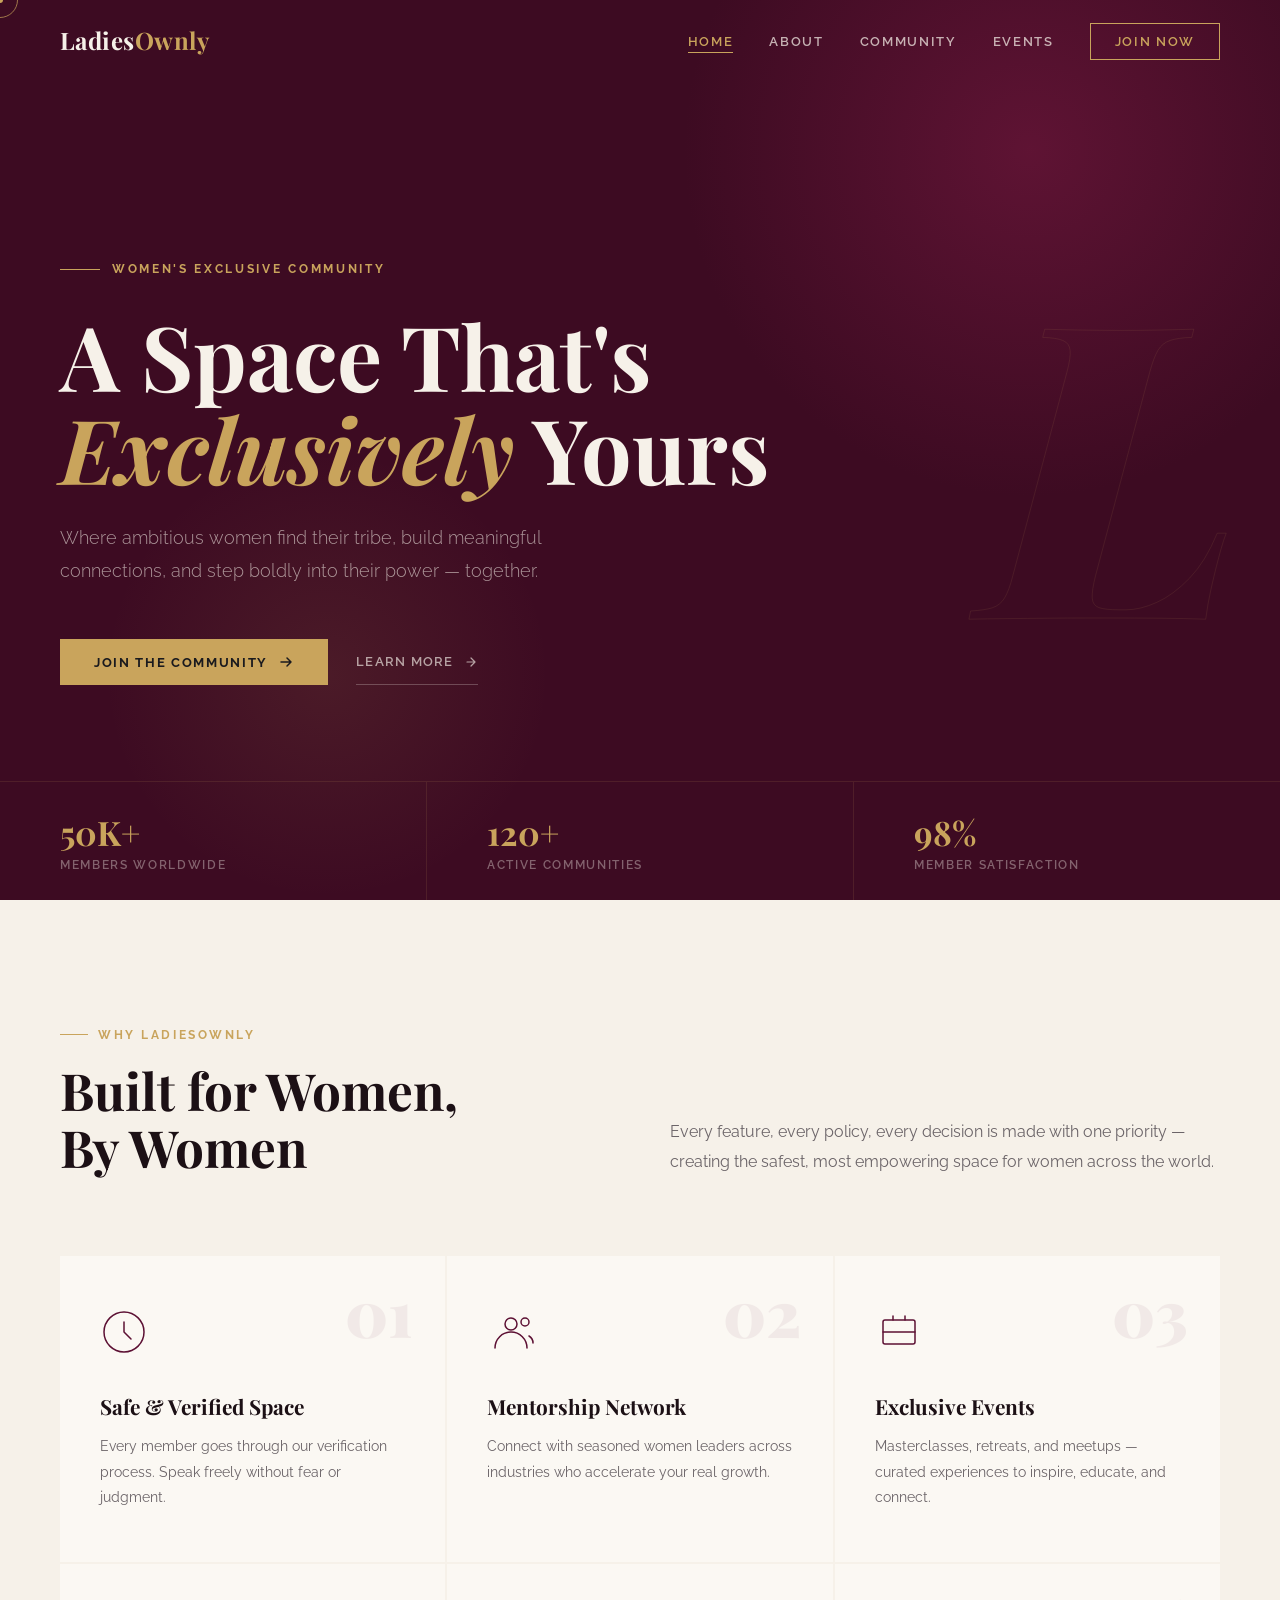
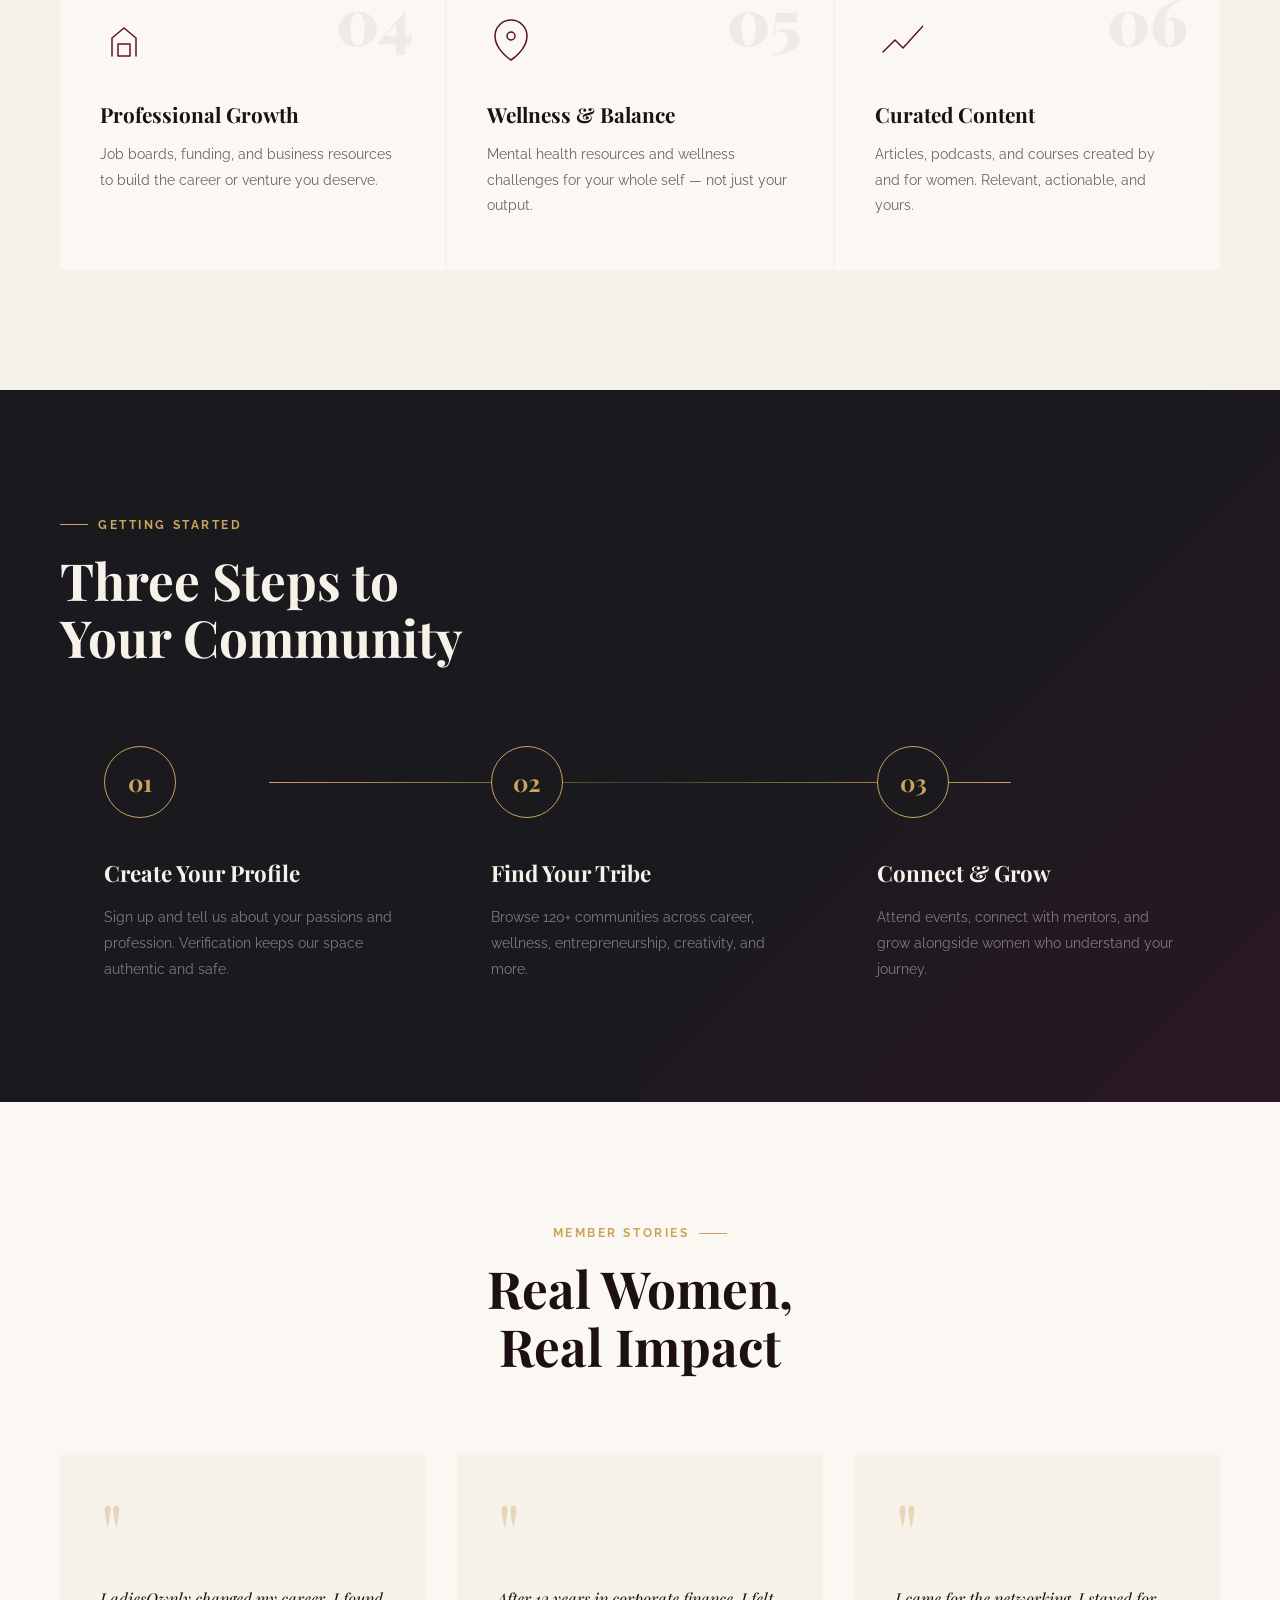
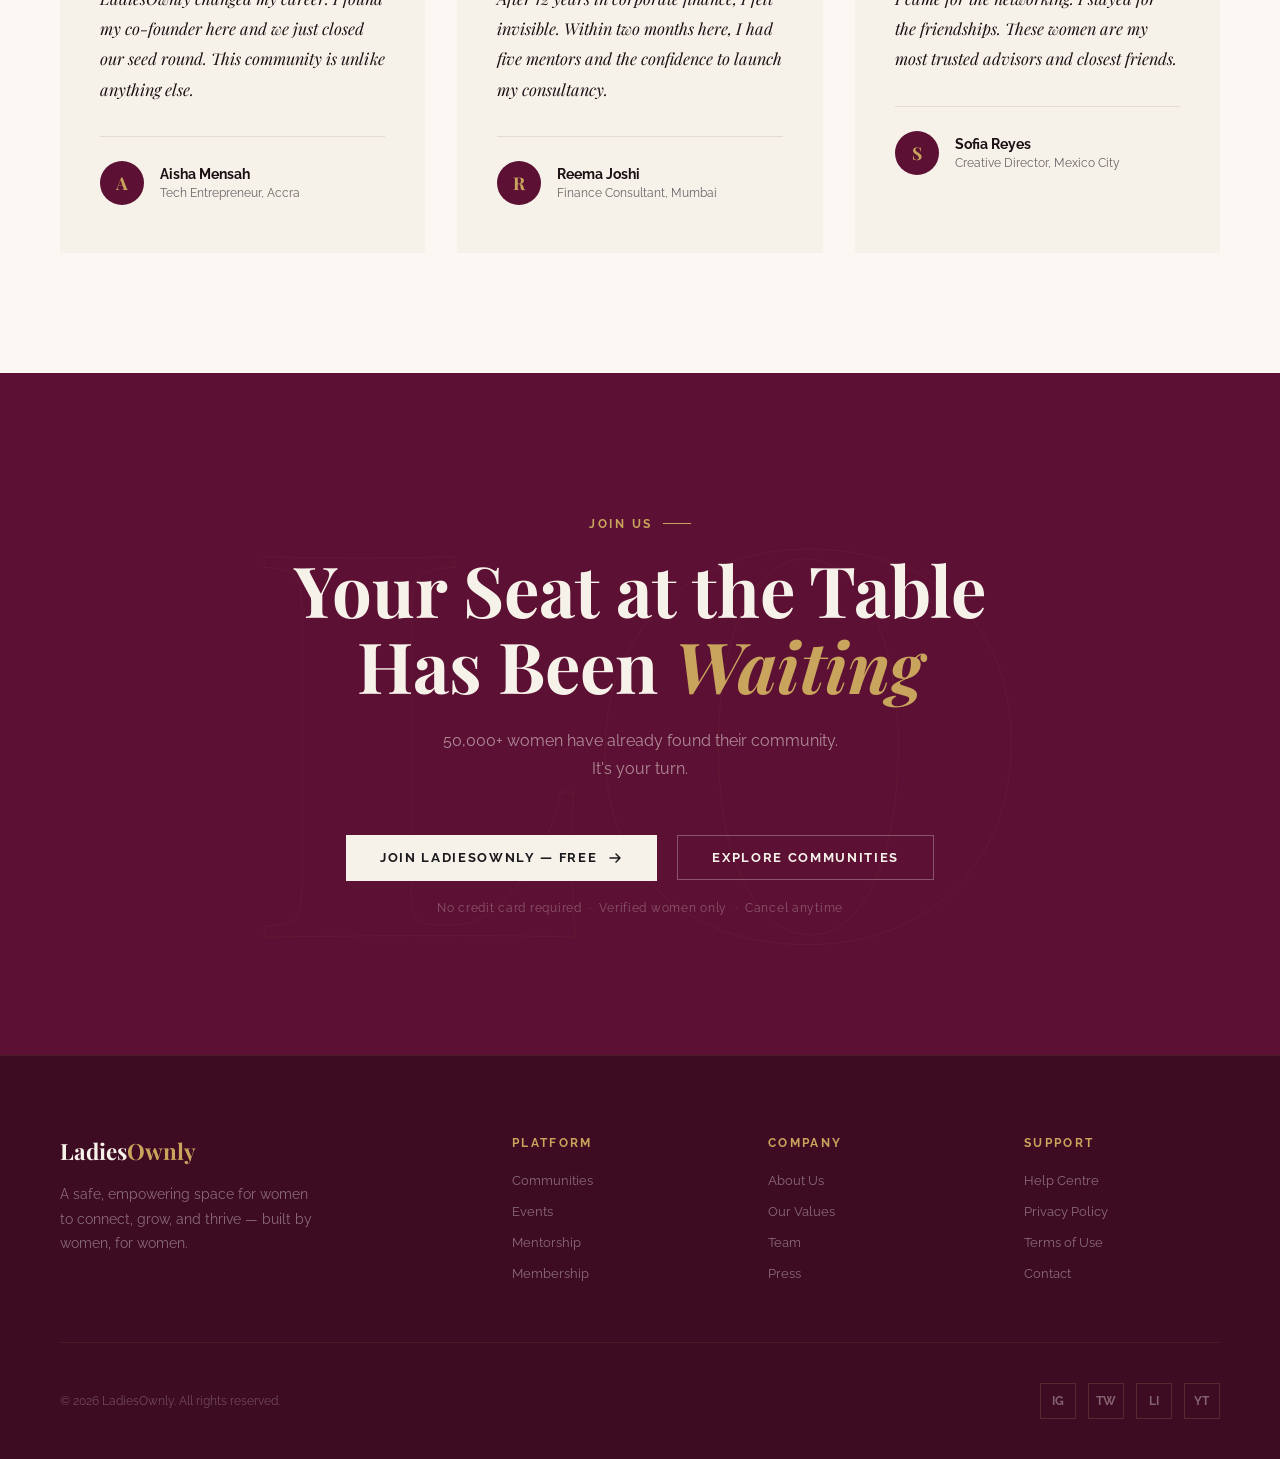
<file: index.html>
<!DOCTYPE html>
<html lang="en">
<head>
    <meta charset="UTF-8">
    <meta name="viewport" content="width=device-width, initial-scale=1.0">
    <title>LadiesOwnly — A Space Exclusively Yours</title>
    <link rel="preconnect" href="https://fonts.googleapis.com">
    <link rel="preconnect" href="https://fonts.gstatic.com" crossorigin>
    <link href="https://fonts.googleapis.com/css2?family=Playfair+Display:ital,wght@0,400;0,600;0,700;0,900;1,400;1,700&family=Raleway:wght@300;400;500;600;700&display=swap" rel="stylesheet">
    <link rel="stylesheet" href="css/style.css">
    <style>
        /* ── Hero ── */
        .hero {
            min-height: 100vh; background: var(--deep-wine);
            position: relative; display: flex; align-items: center; overflow: hidden;
        }
        .hero-orb-1 {
            position: absolute; width: 700px; height: 700px;
            background: radial-gradient(circle, rgba(122,26,66,0.55) 0%, transparent 70%);
            top: -200px; right: -100px; pointer-events: none;
        }
        .hero-orb-2 {
            position: absolute; width: 450px; height: 450px;
            background: radial-gradient(circle, rgba(201,164,92,0.1) 0%, transparent 70%);
            bottom: 0; left: 8%; pointer-events: none;
        }
        .hero-bg-letter {
            position: absolute; right: 3%; top: 50%; transform: translateY(-50%);
            font-family: 'Playfair Display', serif;
            font-size: clamp(200px, 32vw, 520px); font-weight: 900; font-style: italic;
            color: transparent; -webkit-text-stroke: 1px rgba(201,164,92,0.1);
            line-height: 1; user-select: none; pointer-events: none;
        }
        .hero-content {
            position: relative; z-index: 2; padding: 140px 60px 100px; max-width: 920px;
        }
        .hero-eyebrow {
            display: inline-flex; align-items: center; gap: 12px;
            font-size: 0.76rem; font-weight: 700; letter-spacing: 0.22em;
            text-transform: uppercase; color: var(--gold); margin-bottom: 32px;
            opacity: 0; transform: translateY(20px); animation: fadeUp 0.8s ease forwards 0.3s;
        }
        .hero-eyebrow::before { content: ''; width: 40px; height: 1px; background: var(--gold); }
        .hero-headline {
            font-family: 'Playfair Display', serif;
            font-size: clamp(3rem, 7vw, 6.2rem); font-weight: 700;
            line-height: 1.04; color: var(--ivory); margin-bottom: 28px;
            opacity: 0; transform: translateY(30px); animation: fadeUp 0.9s ease forwards 0.5s;
        }
        .hero-headline em { font-style: italic; color: var(--gold); }
        .hero-subtitle {
            font-size: 1.1rem; font-weight: 300; line-height: 1.85;
            color: rgba(246,241,233,0.6); max-width: 520px; margin-bottom: 52px;
            opacity: 0; transform: translateY(20px); animation: fadeUp 0.9s ease forwards 0.7s;
        }
        .hero-actions {
            display: flex; align-items: center; gap: 28px; flex-wrap: wrap;
            opacity: 0; transform: translateY(20px); animation: fadeUp 0.9s ease forwards 0.9s;
        }
        .hero-stats {
            position: absolute; bottom: 0; left: 0; right: 0;
            display: flex; border-top: 1px solid rgba(201,164,92,0.13);
            opacity: 0; animation: fadeIn 1s ease forwards 1.2s;
        }
        .hero-stat { flex: 1; padding: 28px 60px; border-right: 1px solid rgba(201,164,92,0.13); }
        .hero-stat:last-child { border-right: none; }
        .hero-stat-number {
            font-family: 'Playfair Display', serif; font-size: 2.1rem;
            font-weight: 700; color: var(--gold); display: block;
        }
        .hero-stat-label {
            font-size: 0.74rem; font-weight: 600; letter-spacing: 0.14em;
            text-transform: uppercase; color: rgba(246,241,233,0.38); display: block; margin-top: 4px;
        }
        .btn-secondary-hero {
            display: inline-flex; align-items: center; gap: 10px;
            color: rgba(246,241,233,0.65); padding: 15px 0;
            font-family: 'Raleway', sans-serif; font-size: 0.8rem; font-weight: 600;
            letter-spacing: 0.1em; text-transform: uppercase; text-decoration: none; cursor: none;
            border-bottom: 1px solid rgba(246,241,233,0.25); transition: all 0.3s;
        }
        .btn-secondary-hero:hover { color: var(--ivory); border-color: var(--ivory); }

        /* ── Features ── */
        .features { background: var(--ivory); padding: 120px 60px; }
        .features-header {
            display: grid; grid-template-columns: 1fr 1fr; gap: 60px;
            align-items: end; margin-bottom: 80px;
        }
        .features-header .section-heading { color: var(--text-dark); }
        .features-header p { font-size: 1rem; line-height: 1.85; color: var(--warm-gray); padding-top: 16px; }
        .features-grid { display: grid; grid-template-columns: repeat(3, 1fr); gap: 2px; }
        .feature-card {
            background: var(--cream); padding: 52px 40px; position: relative; overflow: hidden;
            transition: background 0.4s ease;
        }
        .feature-card::after {
            content: ''; position: absolute; bottom: 0; left: 0;
            width: 0; height: 3px; background: var(--gold); transition: width 0.4s;
        }
        .feature-card:hover::after { width: 100%; }
        .feature-card:hover { background: var(--charcoal); }
        .feature-card:hover .feature-title, .feature-card:hover .feature-text { color: var(--ivory); }
        .feature-card:hover .feature-number { color: var(--gold); opacity: 0.25; }
        .feature-card:hover .feature-icon { color: var(--gold); }
        .feature-icon { width: 48px; height: 48px; margin-bottom: 32px; color: var(--burgundy); transition: color 0.4s; }
        .feature-number {
            position: absolute; top: 24px; right: 32px;
            font-family: 'Playfair Display', serif; font-size: 4rem; font-weight: 900;
            color: var(--burgundy); opacity: 0.06; line-height: 1; transition: all 0.4s;
        }
        .feature-title {
            font-family: 'Playfair Display', serif; font-size: 1.3rem; font-weight: 700;
            color: var(--text-dark); margin-bottom: 14px; transition: color 0.4s;
        }
        .feature-text { font-size: 0.88rem; line-height: 1.8; color: var(--warm-gray); transition: color 0.4s; }

        /* ── How It Works ── */
        .how-it-works { background: var(--charcoal); padding: 120px 60px; overflow: hidden; }
        .how-it-works::before {
            content: ''; position: absolute; top: 0; right: 0; width: 50%; height: 100%;
            background: linear-gradient(135deg, transparent 40%, rgba(92,16,51,0.25) 100%);
            pointer-events: none;
        }
        .how-it-works .section-heading { color: var(--ivory); max-width: 480px; margin-bottom: 80px; }
        .steps { display: grid; grid-template-columns: repeat(3, 1fr); position: relative; }
        .steps::before {
            content: ''; position: absolute; top: 36px;
            left: calc(16.66% + 16px); right: calc(16.66% + 16px);
            height: 1px; background: linear-gradient(90deg, var(--gold), rgba(201,164,92,0.25), var(--gold));
        }
        .step { padding: 0 44px; }
        .step-number {
            width: 72px; height: 72px; border: 1px solid var(--gold); border-radius: 50%;
            display: flex; align-items: center; justify-content: center;
            font-family: 'Playfair Display', serif; font-size: 1.5rem; font-weight: 700;
            color: var(--gold); margin-bottom: 40px; background: var(--charcoal); position: relative; z-index: 1;
        }
        .step-title { font-family: 'Playfair Display', serif; font-size: 1.4rem; font-weight: 700; color: var(--ivory); margin-bottom: 16px; }
        .step-text { font-size: 0.88rem; line-height: 1.85; color: rgba(246,241,233,0.45); }

        /* ── Testimonials ── */
        .testimonials { background: var(--cream); padding: 120px 60px; }
        .testimonials-header { text-align: center; margin-bottom: 80px; }
        .testimonials-header .section-heading { color: var(--text-dark); }
        .testimonials-grid { display: grid; grid-template-columns: repeat(3, 1fr); gap: 32px; }
        .testimonial-card { background: var(--ivory); padding: 48px 40px; }
        .testimonial-quote-mark {
            font-family: 'Playfair Display', serif; font-size: 5rem;
            line-height: 0.7; color: var(--gold); opacity: 0.35;
            margin-bottom: 24px; display: block;
        }
        .testimonial-text {
            font-family: 'Playfair Display', serif; font-size: 1.02rem;
            font-style: italic; line-height: 1.85; color: var(--text-dark); margin-bottom: 32px;
        }
        .testimonial-author {
            display: flex; align-items: center; gap: 16px;
            border-top: 1px solid rgba(92,16,51,0.1); padding-top: 24px;
        }
        .author-avatar {
            width: 44px; height: 44px; border-radius: 50%; background: var(--burgundy);
            flex-shrink: 0; display: flex; align-items: center; justify-content: center;
            font-family: 'Playfair Display', serif; font-size: 1.1rem; font-weight: 700; color: var(--gold);
        }
        .author-name { font-weight: 700; font-size: 0.88rem; color: var(--text-dark); display: block; }
        .author-role { font-size: 0.78rem; color: var(--warm-gray); display: block; margin-top: 3px; }

        /* ── CTA ── */
        .cta-section { background: var(--burgundy); padding: 140px 60px; text-align: center; overflow: hidden; }
        .cta-section::before {
            content: 'LO'; position: absolute; font-family: 'Playfair Display', serif;
            font-size: 42vw; font-weight: 900; color: transparent;
            -webkit-text-stroke: 1px rgba(201,164,92,0.06);
            top: 50%; left: 50%; transform: translate(-50%, -50%);
            pointer-events: none; white-space: nowrap; line-height: 1;
        }
        .cta-heading {
            font-family: 'Playfair Display', serif; font-size: clamp(2.5rem, 5.5vw, 4.8rem);
            font-weight: 700; color: var(--ivory); line-height: 1.08;
            max-width: 720px; margin: 0 auto 24px; position: relative;
        }
        .cta-heading em { font-style: italic; color: var(--gold); }
        .cta-sub { font-size: 1rem; color: rgba(246,241,233,0.55); max-width: 400px; margin: 0 auto 52px; line-height: 1.75; position: relative; }
        .cta-actions { display: flex; align-items: center; justify-content: center; gap: 20px; flex-wrap: wrap; position: relative; }
        .cta-note { font-size: 0.76rem; color: rgba(246,241,233,0.32); letter-spacing: 0.06em; margin-top: 20px; position: relative; }

        @media (max-width: 900px) {
            .hero-content { padding: 110px 24px 180px; }
            .hero-bg-letter { font-size: 50vw; right: -5%; }
            .hero-stats { flex-direction: column; }
            .hero-stat { padding: 18px 24px; border-right: none; border-top: 1px solid rgba(201,164,92,0.13); }
            .hero-stat:first-child { border-top: none; }
            .features { padding: 80px 24px; }
            .features-header { grid-template-columns: 1fr; gap: 20px; }
            .features-grid { grid-template-columns: 1fr; }
            .how-it-works { padding: 80px 24px; }
            .steps { grid-template-columns: 1fr; gap: 48px; }
            .steps::before { display: none; }
            .step { padding: 0; }
            .testimonials { padding: 80px 24px; }
            .testimonials-grid { grid-template-columns: 1fr; gap: 20px; }
            .cta-section { padding: 100px 24px; }
        }
    </style>
</head>
<body>
<div class="cursor-dot" id="cursorDot"></div>
<div class="cursor-ring" id="cursorRing"></div>

<nav id="navbar">
    <a href="index.html" class="nav-logo">Ladies<span>Ownly</span></a>
    <ul class="nav-links">
        <li><a href="index.html">Home</a></li>
        <li><a href="about.html">About</a></li>
        <li><a href="community.html">Community</a></li>
        <li><a href="events.html">Events</a></li>
        <li><a href="join.html" class="nav-cta">Join Now</a></li>
    </ul>
    <button class="nav-toggle" aria-label="Menu"><span></span><span></span><span></span></button>
</nav>

<!-- Hero -->
<section class="hero" id="home">
    <div class="hero-orb-1"></div>
    <div class="hero-orb-2"></div>
    <div class="hero-bg-letter">L</div>
    <div class="hero-content">
        <span class="hero-eyebrow">Women's Exclusive Community</span>
        <h1 class="hero-headline">A Space That's<br><em>Exclusively</em> Yours</h1>
        <p class="hero-subtitle">Where ambitious women find their tribe, build meaningful connections, and step boldly into their power — together.</p>
        <div class="hero-actions">
            <a href="join.html" class="btn-primary">Join the Community <svg width="16" height="16" viewBox="0 0 16 16" fill="none"><path d="M3 8h10M9 4l4 4-4 4" stroke="currentColor" stroke-width="1.5" stroke-linecap="round" stroke-linejoin="round"/></svg></a>
            <a href="about.html" class="btn-secondary-hero">Learn More <svg width="14" height="14" viewBox="0 0 14 14" fill="none"><path d="M3 7h8M7 3l4 4-4 4" stroke="currentColor" stroke-width="1.2" stroke-linecap="round" stroke-linejoin="round"/></svg></a>
        </div>
    </div>
    <div class="hero-stats">
        <div class="hero-stat"><span class="hero-stat-number">50K+</span><span class="hero-stat-label">Members Worldwide</span></div>
        <div class="hero-stat"><span class="hero-stat-number">120+</span><span class="hero-stat-label">Active Communities</span></div>
        <div class="hero-stat"><span class="hero-stat-number">98%</span><span class="hero-stat-label">Member Satisfaction</span></div>
    </div>
</section>

<!-- Features -->
<section class="features" id="features">
    <div class="features-header">
        <div><span class="section-tag">Why LadiesOwnly</span><h2 class="section-heading">Built for Women,<br>By Women</h2></div>
        <p>Every feature, every policy, every decision is made with one priority — creating the safest, most empowering space for women across the world.</p>
    </div>
    <div class="features-grid" data-stagger>
        <div class="feature-card reveal"><div class="feature-number">01</div><svg class="feature-icon" viewBox="0 0 48 48" fill="none" stroke="currentColor" stroke-width="1.5" stroke-linecap="round" stroke-linejoin="round"><path d="M24 4C13 4 4 13 4 24s9 20 20 20 20-9 20-20S35 4 24 4z"/><path d="M24 14v10l7 7"/></svg><h3 class="feature-title">Safe & Verified Space</h3><p class="feature-text">Every member goes through our verification process. Speak freely without fear or judgment.</p></div>
        <div class="feature-card reveal"><div class="feature-number">02</div><svg class="feature-icon" viewBox="0 0 48 48" fill="none" stroke="currentColor" stroke-width="1.5" stroke-linecap="round" stroke-linejoin="round"><circle cx="24" cy="16" r="6"/><path d="M8 40c0-8.837 7.163-16 16-16s16 7.163 16 16"/><circle cx="38" cy="14" r="4"/><path d="M42 28c2.5 1.5 4 4 4 7"/></svg><h3 class="feature-title">Mentorship Network</h3><p class="feature-text">Connect with seasoned women leaders across industries who accelerate your real growth.</p></div>
        <div class="feature-card reveal"><div class="feature-number">03</div><svg class="feature-icon" viewBox="0 0 48 48" fill="none" stroke="currentColor" stroke-width="1.5" stroke-linecap="round" stroke-linejoin="round"><rect x="8" y="12" width="32" height="24" rx="2"/><path d="M18 12V8M30 12V8M8 24h32"/></svg><h3 class="feature-title">Exclusive Events</h3><p class="feature-text">Masterclasses, retreats, and meetups — curated experiences to inspire, educate, and connect.</p></div>
        <div class="feature-card reveal"><div class="feature-number">04</div><svg class="feature-icon" viewBox="0 0 48 48" fill="none" stroke="currentColor" stroke-width="1.5" stroke-linecap="round" stroke-linejoin="round"><path d="M12 40V22l12-10 12 10v18"/><rect x="18" y="28" width="12" height="12"/></svg><h3 class="feature-title">Professional Growth</h3><p class="feature-text">Job boards, funding, and business resources to build the career or venture you deserve.</p></div>
        <div class="feature-card reveal"><div class="feature-number">05</div><svg class="feature-icon" viewBox="0 0 48 48" fill="none" stroke="currentColor" stroke-width="1.5" stroke-linecap="round" stroke-linejoin="round"><path d="M24 44S8 34 8 20a16 16 0 0132 0c0 14-16 24-16 24z"/><circle cx="24" cy="20" r="4"/></svg><h3 class="feature-title">Wellness & Balance</h3><p class="feature-text">Mental health resources and wellness challenges for your whole self — not just your output.</p></div>
        <div class="feature-card reveal"><div class="feature-number">06</div><svg class="feature-icon" viewBox="0 0 48 48" fill="none" stroke="currentColor" stroke-width="1.5" stroke-linecap="round" stroke-linejoin="round"><path d="M8 36l12-12 8 8 20-22"/></svg><h3 class="feature-title">Curated Content</h3><p class="feature-text">Articles, podcasts, and courses created by and for women. Relevant, actionable, and yours.</p></div>
    </div>
</section>

<!-- How It Works -->
<section class="how-it-works">
    <span class="section-tag">Getting Started</span>
    <h2 class="section-heading">Three Steps to<br>Your Community</h2>
    <div class="steps" data-stagger>
        <div class="step reveal"><div class="step-number">01</div><h3 class="step-title">Create Your Profile</h3><p class="step-text">Sign up and tell us about your passions and profession. Verification keeps our space authentic and safe.</p></div>
        <div class="step reveal"><div class="step-number">02</div><h3 class="step-title">Find Your Tribe</h3><p class="step-text">Browse 120+ communities across career, wellness, entrepreneurship, creativity, and more.</p></div>
        <div class="step reveal"><div class="step-number">03</div><h3 class="step-title">Connect & Grow</h3><p class="step-text">Attend events, connect with mentors, and grow alongside women who understand your journey.</p></div>
    </div>
</section>

<!-- Testimonials -->
<section class="testimonials">
    <div class="testimonials-header"><span class="section-tag center">Member Stories</span><h2 class="section-heading">Real Women,<br>Real Impact</h2></div>
    <div class="testimonials-grid" data-stagger>
        <div class="testimonial-card reveal"><span class="testimonial-quote-mark">"</span><p class="testimonial-text">LadiesOwnly changed my career. I found my co-founder here and we just closed our seed round. This community is unlike anything else.</p><div class="testimonial-author"><div class="author-avatar">A</div><div><span class="author-name">Aisha Mensah</span><span class="author-role">Tech Entrepreneur, Accra</span></div></div></div>
        <div class="testimonial-card reveal"><span class="testimonial-quote-mark">"</span><p class="testimonial-text">After 12 years in corporate finance, I felt invisible. Within two months here, I had five mentors and the confidence to launch my consultancy.</p><div class="testimonial-author"><div class="author-avatar">R</div><div><span class="author-name">Reema Joshi</span><span class="author-role">Finance Consultant, Mumbai</span></div></div></div>
        <div class="testimonial-card reveal"><span class="testimonial-quote-mark">"</span><p class="testimonial-text">I came for the networking. I stayed for the friendships. These women are my most trusted advisors and closest friends.</p><div class="testimonial-author"><div class="author-avatar">S</div><div><span class="author-name">Sofia Reyes</span><span class="author-role">Creative Director, Mexico City</span></div></div></div>
    </div>
</section>

<!-- CTA -->
<section class="cta-section">
    <span class="section-tag center">Join Us</span>
    <h2 class="cta-heading">Your Seat at the Table<br>Has Been <em>Waiting</em></h2>
    <p class="cta-sub">50,000+ women have already found their community. It's your turn.</p>
    <div class="cta-actions">
        <a href="join.html" class="btn-light">Join LadiesOwnly — Free <svg width="16" height="16" viewBox="0 0 16 16" fill="none"><path d="M3 8h10M9 4l4 4-4 4" stroke="currentColor" stroke-width="1.5" stroke-linecap="round" stroke-linejoin="round"/></svg></a>
        <a href="community.html" class="btn-outline">Explore Communities</a>
    </div>
    <p class="cta-note">No credit card required &nbsp;·&nbsp; Verified women only &nbsp;·&nbsp; Cancel anytime</p>
</section>

<footer>
    <div class="footer-top">
        <div class="footer-brand">
            <a href="index.html" class="footer-logo-link">Ladies<span>Ownly</span></a>
            <p>A safe, empowering space for women to connect, grow, and thrive — built by women, for women.</p>
        </div>
        <div class="footer-col"><h4>Platform</h4><ul><li><a href="community.html">Communities</a></li><li><a href="events.html">Events</a></li><li><a href="about.html#mentorship">Mentorship</a></li><li><a href="join.html">Membership</a></li></ul></div>
        <div class="footer-col"><h4>Company</h4><ul><li><a href="about.html">About Us</a></li><li><a href="about.html#values">Our Values</a></li><li><a href="about.html#team">Team</a></li><li><a href="#">Press</a></li></ul></div>
        <div class="footer-col"><h4>Support</h4><ul><li><a href="#">Help Centre</a></li><li><a href="#">Privacy Policy</a></li><li><a href="#">Terms of Use</a></li><li><a href="#">Contact</a></li></ul></div>
    </div>
    <div class="footer-bottom">
        <p class="footer-copy">© 2026 LadiesOwnly. All rights reserved.</p>
        <div class="footer-social">
            <a href="#">IG</a><a href="#">TW</a><a href="#">LI</a><a href="#">YT</a>
        </div>
    </div>
</footer>

<script src="js/main.js"></script>
</body>
</html>
</file>
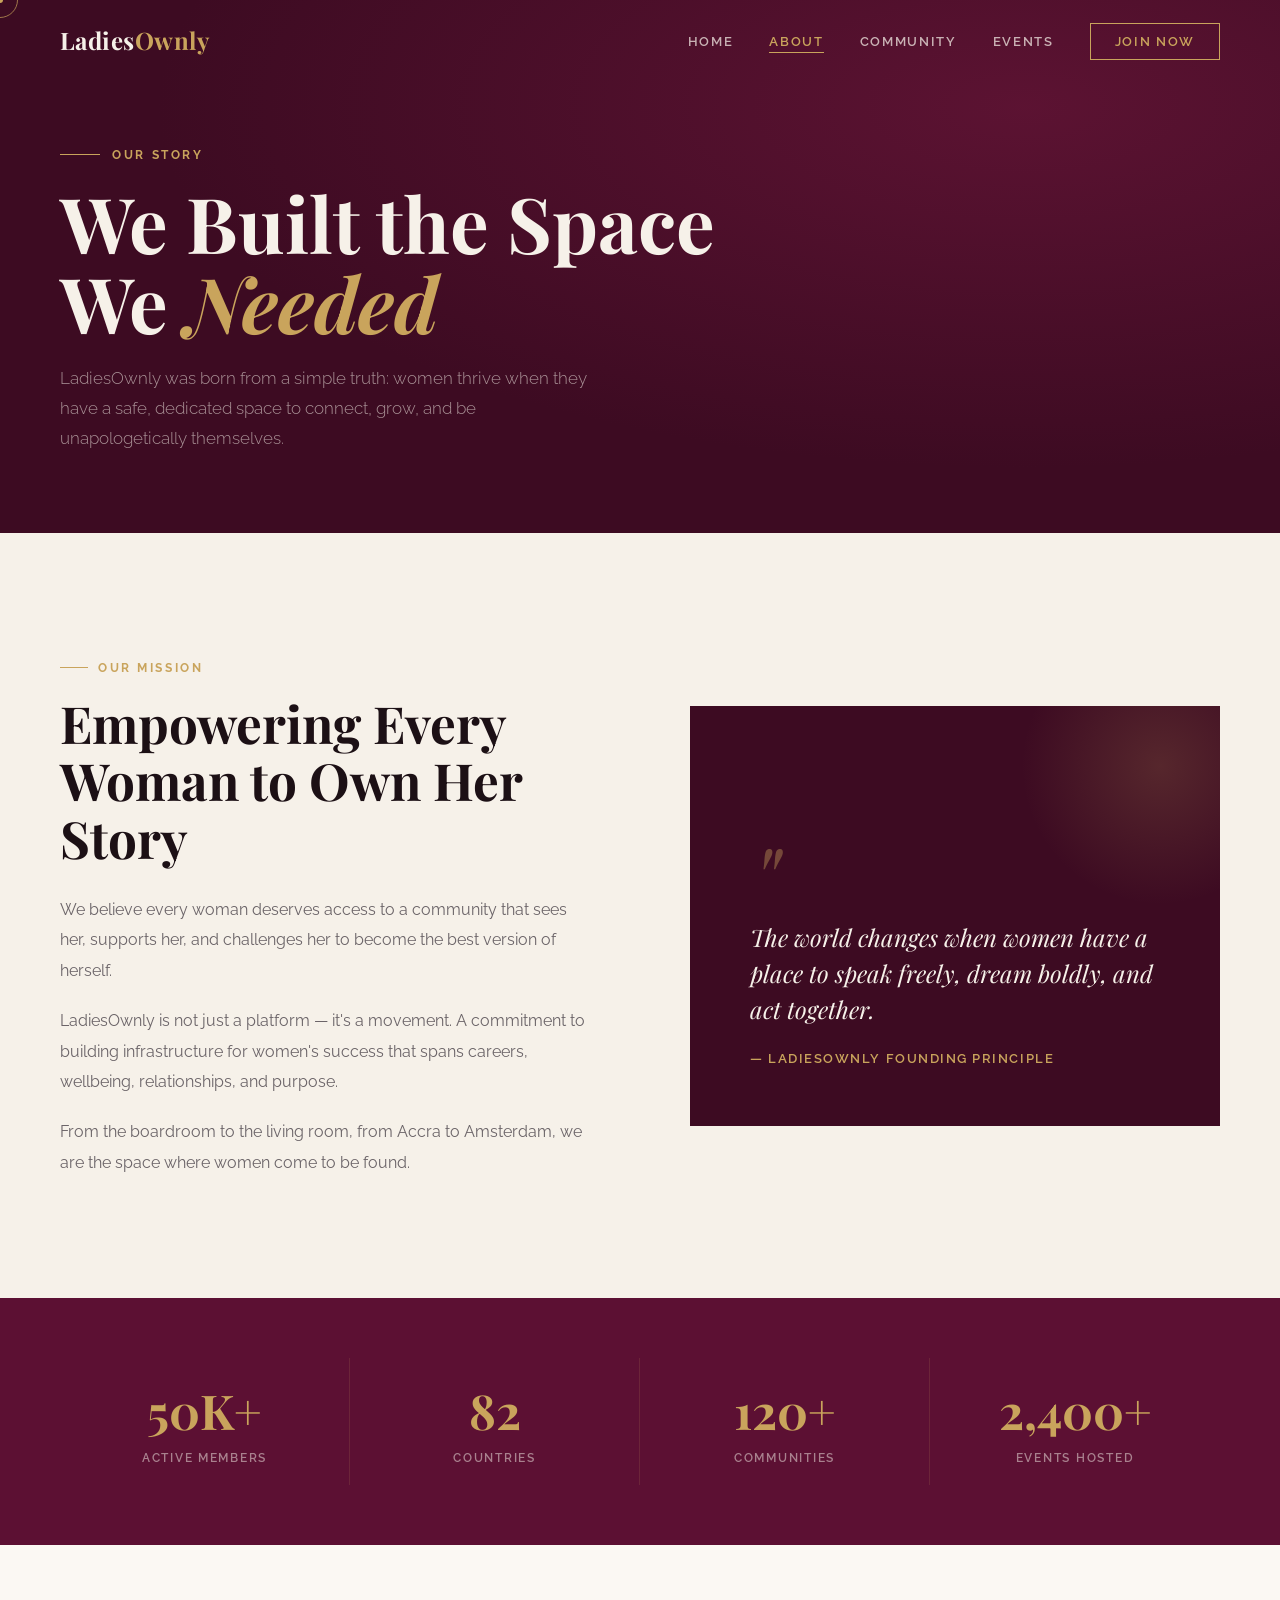
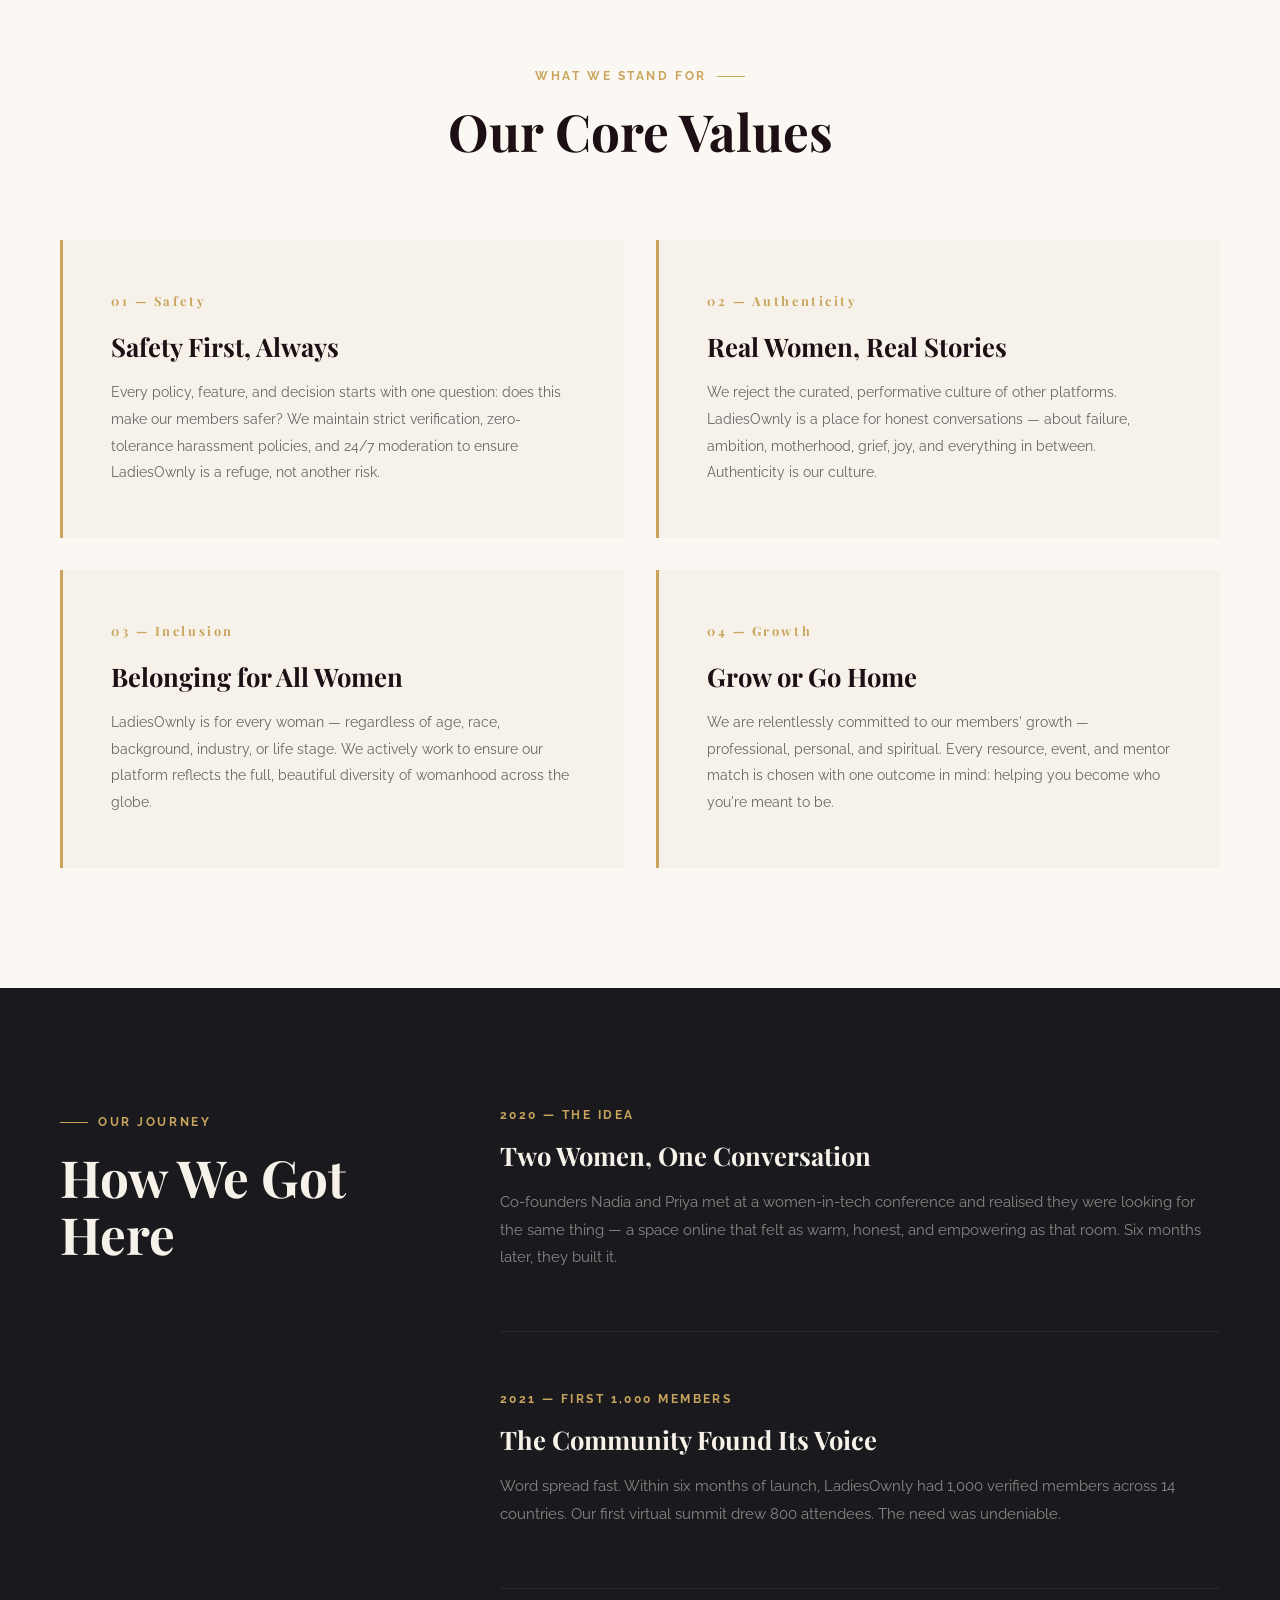
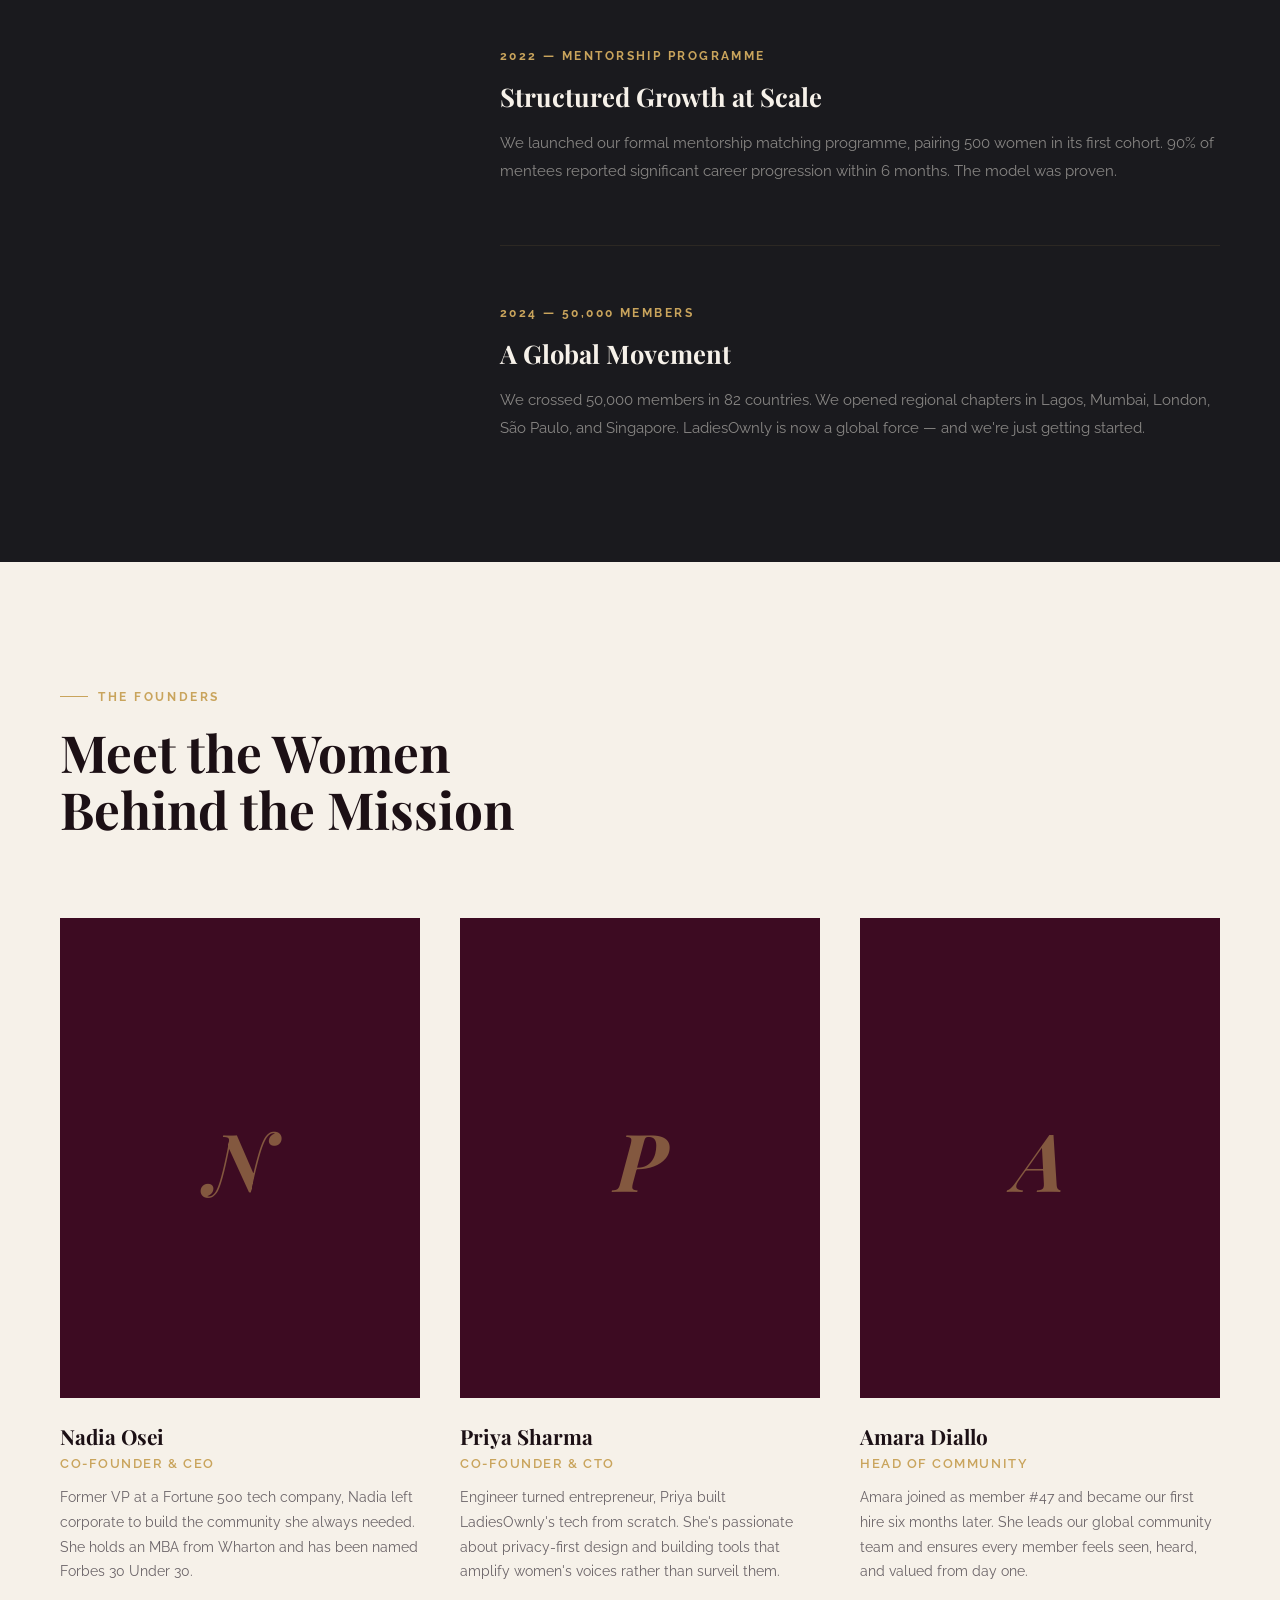
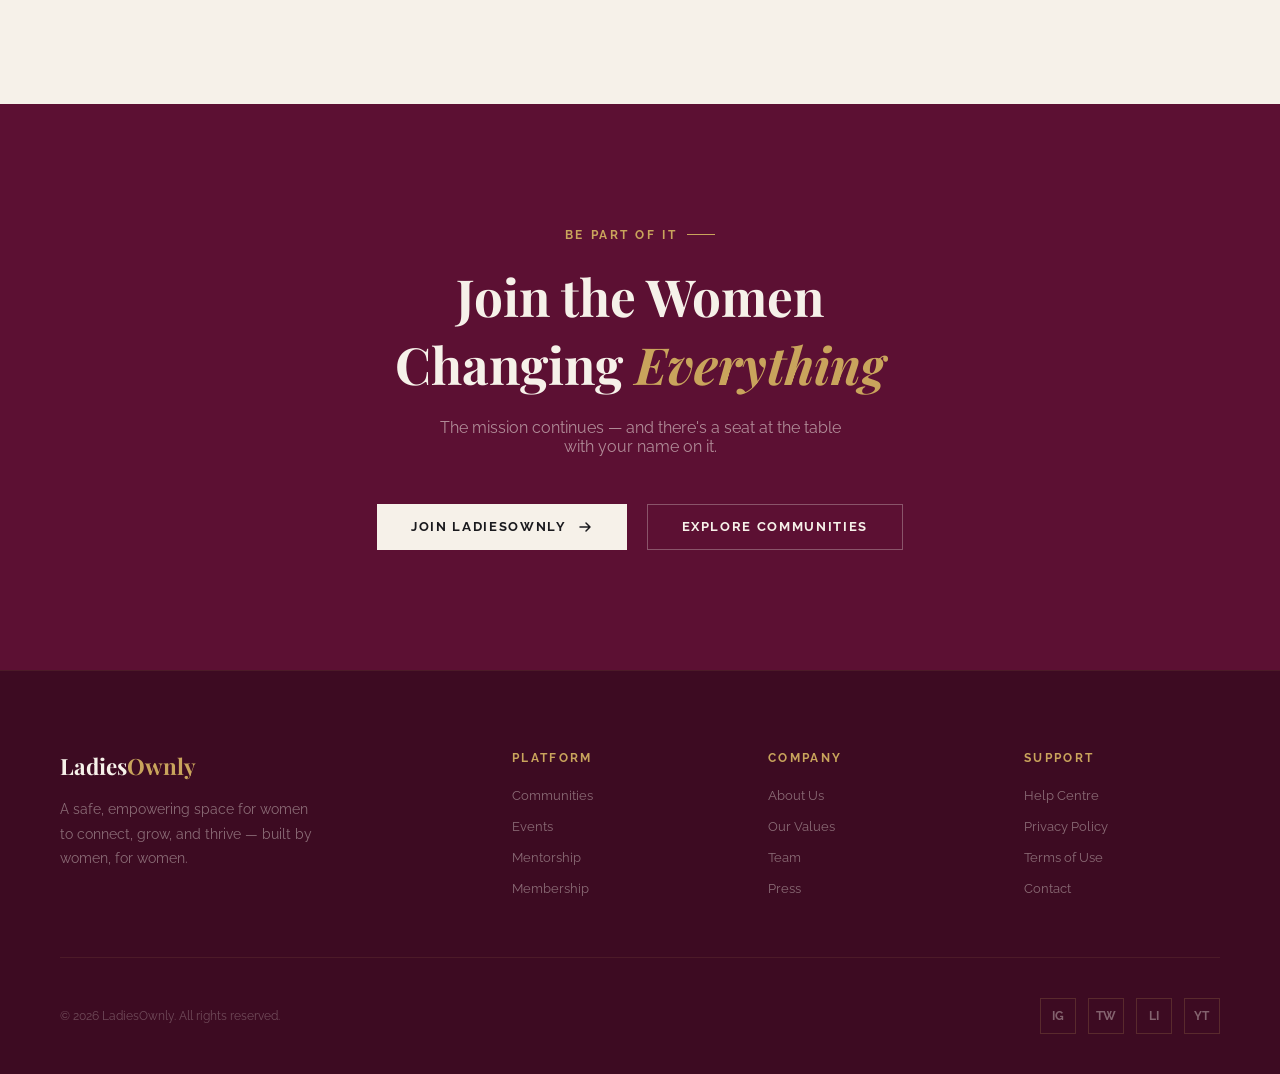
<file: about.html>
<!DOCTYPE html>
<html lang="en">
<head>
    <meta charset="UTF-8">
    <meta name="viewport" content="width=device-width, initial-scale=1.0">
    <title>About — LadiesOwnly</title>
    <link rel="preconnect" href="https://fonts.googleapis.com">
    <link rel="preconnect" href="https://fonts.gstatic.com" crossorigin>
    <link href="https://fonts.googleapis.com/css2?family=Playfair+Display:ital,wght@0,400;0,600;0,700;0,900;1,400;1,700&family=Raleway:wght@300;400;500;600;700&display=swap" rel="stylesheet">
    <link rel="stylesheet" href="css/style.css">
    <style>
        /* ── Mission ── */
        .mission { background: var(--ivory); padding: 120px 60px; }
        .mission-inner {
            display: grid; grid-template-columns: 1fr 1fr; gap: 100px; align-items: center;
        }
        .mission-text .section-heading { color: var(--text-dark); margin-bottom: 28px; }
        .mission-text p { font-size: 1rem; line-height: 1.9; color: var(--warm-gray); margin-bottom: 20px; }
        .mission-text p:last-child { margin-bottom: 0; }
        .mission-visual {
            background: var(--deep-wine); padding: 60px;
            position: relative; overflow: hidden; min-height: 420px;
            display: flex; flex-direction: column; justify-content: flex-end;
        }
        .mission-visual::before {
            content: ''; position: absolute; top: -80px; right: -80px;
            width: 280px; height: 280px;
            background: radial-gradient(circle, rgba(201,164,92,0.18) 0%, transparent 70%);
        }
        .mission-visual-quote {
            font-family: 'Playfair Display', serif; font-size: 1.5rem; font-style: italic;
            color: var(--ivory); line-height: 1.5; position: relative;
        }
        .mission-visual-quote::before {
            content: '"'; font-size: 6rem; line-height: 0.5; color: var(--gold);
            opacity: 0.4; display: block; margin-bottom: 16px;
        }
        .mission-visual-attr { font-size: 0.8rem; color: var(--gold); letter-spacing: 0.12em; text-transform: uppercase; margin-top: 24px; font-weight: 600; }

        /* ── Stats ── */
        .stats-bar { background: var(--burgundy); padding: 60px; }
        .stats-grid { display: grid; grid-template-columns: repeat(4, 1fr); gap: 0; }
        .stat-item { text-align: center; padding: 20px; border-right: 1px solid rgba(201,164,92,0.15); }
        .stat-item:last-child { border-right: none; }
        .stat-num { font-family: 'Playfair Display', serif; font-size: 3rem; font-weight: 700; color: var(--gold); display: block; }
        .stat-label { font-size: 0.78rem; font-weight: 600; letter-spacing: 0.14em; text-transform: uppercase; color: rgba(246,241,233,0.5); display: block; margin-top: 8px; }

        /* ── Values ── */
        .values { background: var(--cream); padding: 120px 60px; }
        .values-header { text-align: center; margin-bottom: 80px; }
        .values-header .section-heading { color: var(--text-dark); }
        .values-grid { display: grid; grid-template-columns: repeat(2, 1fr); gap: 32px; }
        .value-card {
            background: var(--ivory); padding: 52px 48px;
            border-left: 3px solid var(--gold); transition: all 0.3s;
        }
        .value-card:hover { background: var(--charcoal); border-left-color: var(--gold); }
        .value-card:hover .value-title, .value-card:hover .value-text { color: var(--ivory); }
        .value-num {
            font-family: 'Playfair Display', serif; font-size: 0.8rem; font-weight: 700;
            color: var(--gold); letter-spacing: 0.2em; margin-bottom: 20px; display: block;
        }
        .value-title { font-family: 'Playfair Display', serif; font-size: 1.6rem; font-weight: 700; color: var(--text-dark); margin-bottom: 16px; transition: color 0.3s; }
        .value-text { font-size: 0.9rem; line-height: 1.85; color: var(--warm-gray); transition: color 0.3s; }

        /* ── Story ── */
        .story { background: var(--charcoal); padding: 120px 60px; }
        .story-inner { display: grid; grid-template-columns: 1fr 2fr; gap: 80px; align-items: start; }
        .story-label { position: sticky; top: 120px; }
        .story-label .section-heading { color: var(--ivory); }
        .story-content {}
        .story-block { margin-bottom: 60px; padding-bottom: 60px; border-bottom: 1px solid rgba(201,164,92,0.1); }
        .story-block:last-child { margin-bottom: 0; padding-bottom: 0; border-bottom: none; }
        .story-year { font-size: 0.76rem; font-weight: 700; letter-spacing: 0.2em; text-transform: uppercase; color: var(--gold); margin-bottom: 16px; display: block; }
        .story-block h3 { font-family: 'Playfair Display', serif; font-size: 1.6rem; font-weight: 700; color: var(--ivory); margin-bottom: 16px; }
        .story-block p { font-size: 0.92rem; line-height: 1.9; color: rgba(246,241,233,0.5); }

        /* ── Team ── */
        .team { background: var(--ivory); padding: 120px 60px; }
        .team-header { margin-bottom: 80px; }
        .team-header .section-heading { color: var(--text-dark); }
        .team-grid { display: grid; grid-template-columns: repeat(3, 1fr); gap: 40px; }
        .team-card { position: relative; }
        .team-avatar {
            width: 100%; aspect-ratio: 3/4; background: var(--deep-wine);
            display: flex; align-items: center; justify-content: center; margin-bottom: 24px;
            position: relative; overflow: hidden;
        }
        .team-avatar-letter { font-family: 'Playfair Display', serif; font-size: 5rem; font-weight: 700; font-style: italic; color: var(--gold); opacity: 0.5; }
        .team-avatar::after {
            content: ''; position: absolute; bottom: 0; left: 0; right: 0; height: 40%;
            background: linear-gradient(to top, rgba(61,11,34,0.8), transparent);
        }
        .team-name { font-family: 'Playfair Display', serif; font-size: 1.3rem; font-weight: 700; color: var(--text-dark); margin-bottom: 6px; }
        .team-role { font-size: 0.8rem; font-weight: 600; letter-spacing: 0.12em; text-transform: uppercase; color: var(--gold); margin-bottom: 14px; display: block; }
        .team-bio { font-size: 0.88rem; line-height: 1.75; color: var(--warm-gray); }

        /* ── CTA ── */
        .about-cta { background: var(--burgundy); padding: 120px 60px; text-align: center; overflow: hidden; }
        .about-cta h2 { font-family: 'Playfair Display', serif; font-size: clamp(2rem, 4vw, 3.5rem); font-weight: 700; color: var(--ivory); margin-bottom: 20px; max-width: 600px; margin-left: auto; margin-right: auto; position: relative; }
        .about-cta h2 em { font-style: italic; color: var(--gold); }
        .about-cta p { font-size: 1rem; color: rgba(246,241,233,0.55); max-width: 420px; margin: 0 auto 48px; position: relative; }
        .about-cta .actions { display: flex; justify-content: center; gap: 20px; flex-wrap: wrap; position: relative; }

        @media (max-width: 900px) {
            .mission { padding: 80px 24px; }
            .mission-inner { grid-template-columns: 1fr; gap: 40px; }
            .stats-bar { padding: 40px 24px; }
            .stats-grid { grid-template-columns: repeat(2, 1fr); gap: 1px; }
            .stat-item { padding: 28px 16px; border-right: none; border-bottom: 1px solid rgba(201,164,92,0.15); }
            .values { padding: 80px 24px; }
            .values-grid { grid-template-columns: 1fr; }
            .story { padding: 80px 24px; }
            .story-inner { grid-template-columns: 1fr; gap: 40px; }
            .story-label { position: static; }
            .team { padding: 80px 24px; }
            .team-grid { grid-template-columns: 1fr; gap: 40px; }
            .about-cta { padding: 80px 24px; }
        }
    </style>
</head>
<body>
<div class="cursor-dot" id="cursorDot"></div>
<div class="cursor-ring" id="cursorRing"></div>

<nav id="navbar">
    <a href="index.html" class="nav-logo">Ladies<span>Ownly</span></a>
    <ul class="nav-links">
        <li><a href="index.html">Home</a></li>
        <li><a href="about.html">About</a></li>
        <li><a href="community.html">Community</a></li>
        <li><a href="events.html">Events</a></li>
        <li><a href="join.html" class="nav-cta">Join Now</a></li>
    </ul>
    <button class="nav-toggle" aria-label="Menu"><span></span><span></span><span></span></button>
</nav>

<div class="page-hero">
    <div class="page-hero-content">
        <span class="page-hero-eyebrow">Our Story</span>
        <h1>We Built the Space<br>We <em>Needed</em></h1>
        <p>LadiesOwnly was born from a simple truth: women thrive when they have a safe, dedicated space to connect, grow, and be unapologetically themselves.</p>
    </div>
</div>

<!-- Mission -->
<section class="mission">
    <div class="mission-inner">
        <div class="mission-text reveal">
            <span class="section-tag">Our Mission</span>
            <h2 class="section-heading">Empowering Every Woman to Own Her Story</h2>
            <p>We believe every woman deserves access to a community that sees her, supports her, and challenges her to become the best version of herself.</p>
            <p>LadiesOwnly is not just a platform — it's a movement. A commitment to building infrastructure for women's success that spans careers, wellbeing, relationships, and purpose.</p>
            <p>From the boardroom to the living room, from Accra to Amsterdam, we are the space where women come to be found.</p>
        </div>
        <div class="mission-visual reveal">
            <div class="mission-visual-quote">The world changes when women have a place to speak freely, dream boldly, and act together.</div>
            <div class="mission-visual-attr">— LadiesOwnly Founding Principle</div>
        </div>
    </div>
</section>

<!-- Stats -->
<div class="stats-bar">
    <div class="stats-grid">
        <div class="stat-item reveal"><span class="stat-num">50K+</span><span class="stat-label">Active Members</span></div>
        <div class="stat-item reveal"><span class="stat-num">82</span><span class="stat-label">Countries</span></div>
        <div class="stat-item reveal"><span class="stat-num">120+</span><span class="stat-label">Communities</span></div>
        <div class="stat-item reveal"><span class="stat-num">2,400+</span><span class="stat-label">Events Hosted</span></div>
    </div>
</div>

<!-- Values -->
<section class="values" id="values">
    <div class="values-header reveal"><span class="section-tag center">What We Stand For</span><h2 class="section-heading">Our Core Values</h2></div>
    <div class="values-grid" data-stagger>
        <div class="value-card reveal"><span class="value-num">01 — Safety</span><h3 class="value-title">Safety First, Always</h3><p class="value-text">Every policy, feature, and decision starts with one question: does this make our members safer? We maintain strict verification, zero-tolerance harassment policies, and 24/7 moderation to ensure LadiesOwnly is a refuge, not another risk.</p></div>
        <div class="value-card reveal"><span class="value-num">02 — Authenticity</span><h3 class="value-title">Real Women, Real Stories</h3><p class="value-text">We reject the curated, performative culture of other platforms. LadiesOwnly is a place for honest conversations — about failure, ambition, motherhood, grief, joy, and everything in between. Authenticity is our culture.</p></div>
        <div class="value-card reveal"><span class="value-num">03 — Inclusion</span><h3 class="value-title">Belonging for All Women</h3><p class="value-text">LadiesOwnly is for every woman — regardless of age, race, background, industry, or life stage. We actively work to ensure our platform reflects the full, beautiful diversity of womanhood across the globe.</p></div>
        <div class="value-card reveal"><span class="value-num">04 — Growth</span><h3 class="value-title">Grow or Go Home</h3><p class="value-text">We are relentlessly committed to our members' growth — professional, personal, and spiritual. Every resource, event, and mentor match is chosen with one outcome in mind: helping you become who you're meant to be.</p></div>
    </div>
</section>

<!-- Story Timeline -->
<section class="story">
    <div class="story-inner">
        <div class="story-label"><span class="section-tag">Our Journey</span><h2 class="section-heading" style="color:var(--ivory)">How We Got Here</h2></div>
        <div class="story-content">
            <div class="story-block reveal"><span class="story-year">2020 — The Idea</span><h3>Two Women, One Conversation</h3><p>Co-founders Nadia and Priya met at a women-in-tech conference and realised they were looking for the same thing — a space online that felt as warm, honest, and empowering as that room. Six months later, they built it.</p></div>
            <div class="story-block reveal"><span class="story-year">2021 — First 1,000 Members</span><h3>The Community Found Its Voice</h3><p>Word spread fast. Within six months of launch, LadiesOwnly had 1,000 verified members across 14 countries. Our first virtual summit drew 800 attendees. The need was undeniable.</p></div>
            <div class="story-block reveal"><span class="story-year">2022 — Mentorship Programme</span><h3>Structured Growth at Scale</h3><p>We launched our formal mentorship matching programme, pairing 500 women in its first cohort. 90% of mentees reported significant career progression within 6 months. The model was proven.</p></div>
            <div class="story-block reveal"><span class="story-year">2024 — 50,000 Members</span><h3>A Global Movement</h3><p>We crossed 50,000 members in 82 countries. We opened regional chapters in Lagos, Mumbai, London, São Paulo, and Singapore. LadiesOwnly is now a global force — and we're just getting started.</p></div>
        </div>
    </div>
</section>

<!-- Team -->
<section class="team" id="team">
    <div class="team-header reveal"><span class="section-tag">The Founders</span><h2 class="section-heading">Meet the Women<br>Behind the Mission</h2></div>
    <div class="team-grid" data-stagger>
        <div class="team-card reveal">
            <div class="team-avatar"><div class="team-avatar-letter">N</div></div>
            <h3 class="team-name">Nadia Osei</h3>
            <span class="team-role">Co-Founder & CEO</span>
            <p class="team-bio">Former VP at a Fortune 500 tech company, Nadia left corporate to build the community she always needed. She holds an MBA from Wharton and has been named Forbes 30 Under 30.</p>
        </div>
        <div class="team-card reveal">
            <div class="team-avatar"><div class="team-avatar-letter">P</div></div>
            <h3 class="team-name">Priya Sharma</h3>
            <span class="team-role">Co-Founder & CTO</span>
            <p class="team-bio">Engineer turned entrepreneur, Priya built LadiesOwnly's tech from scratch. She's passionate about privacy-first design and building tools that amplify women's voices rather than surveil them.</p>
        </div>
        <div class="team-card reveal">
            <div class="team-avatar"><div class="team-avatar-letter">A</div></div>
            <h3 class="team-name">Amara Diallo</h3>
            <span class="team-role">Head of Community</span>
            <p class="team-bio">Amara joined as member #47 and became our first hire six months later. She leads our global community team and ensures every member feels seen, heard, and valued from day one.</p>
        </div>
    </div>
</section>

<!-- CTA -->
<section class="about-cta">
    <span class="section-tag center">Be Part of It</span>
    <h2>Join the Women<br>Changing <em>Everything</em></h2>
    <p>The mission continues — and there's a seat at the table with your name on it.</p>
    <div class="actions">
        <a href="join.html" class="btn-light">Join LadiesOwnly <svg width="16" height="16" viewBox="0 0 16 16" fill="none"><path d="M3 8h10M9 4l4 4-4 4" stroke="currentColor" stroke-width="1.5" stroke-linecap="round" stroke-linejoin="round"/></svg></a>
        <a href="community.html" class="btn-outline">Explore Communities</a>
    </div>
</section>

<footer>
    <div class="footer-top">
        <div class="footer-brand"><a href="index.html" class="footer-logo-link">Ladies<span>Ownly</span></a><p>A safe, empowering space for women to connect, grow, and thrive — built by women, for women.</p></div>
        <div class="footer-col"><h4>Platform</h4><ul><li><a href="community.html">Communities</a></li><li><a href="events.html">Events</a></li><li><a href="about.html#mentorship">Mentorship</a></li><li><a href="join.html">Membership</a></li></ul></div>
        <div class="footer-col"><h4>Company</h4><ul><li><a href="about.html">About Us</a></li><li><a href="about.html#values">Our Values</a></li><li><a href="about.html#team">Team</a></li><li><a href="#">Press</a></li></ul></div>
        <div class="footer-col"><h4>Support</h4><ul><li><a href="#">Help Centre</a></li><li><a href="#">Privacy Policy</a></li><li><a href="#">Terms of Use</a></li><li><a href="#">Contact</a></li></ul></div>
    </div>
    <div class="footer-bottom"><p class="footer-copy">© 2026 LadiesOwnly. All rights reserved.</p><div class="footer-social"><a href="#">IG</a><a href="#">TW</a><a href="#">LI</a><a href="#">YT</a></div></div>
</footer>

<script src="js/main.js"></script>
</body>
</html>
</file>
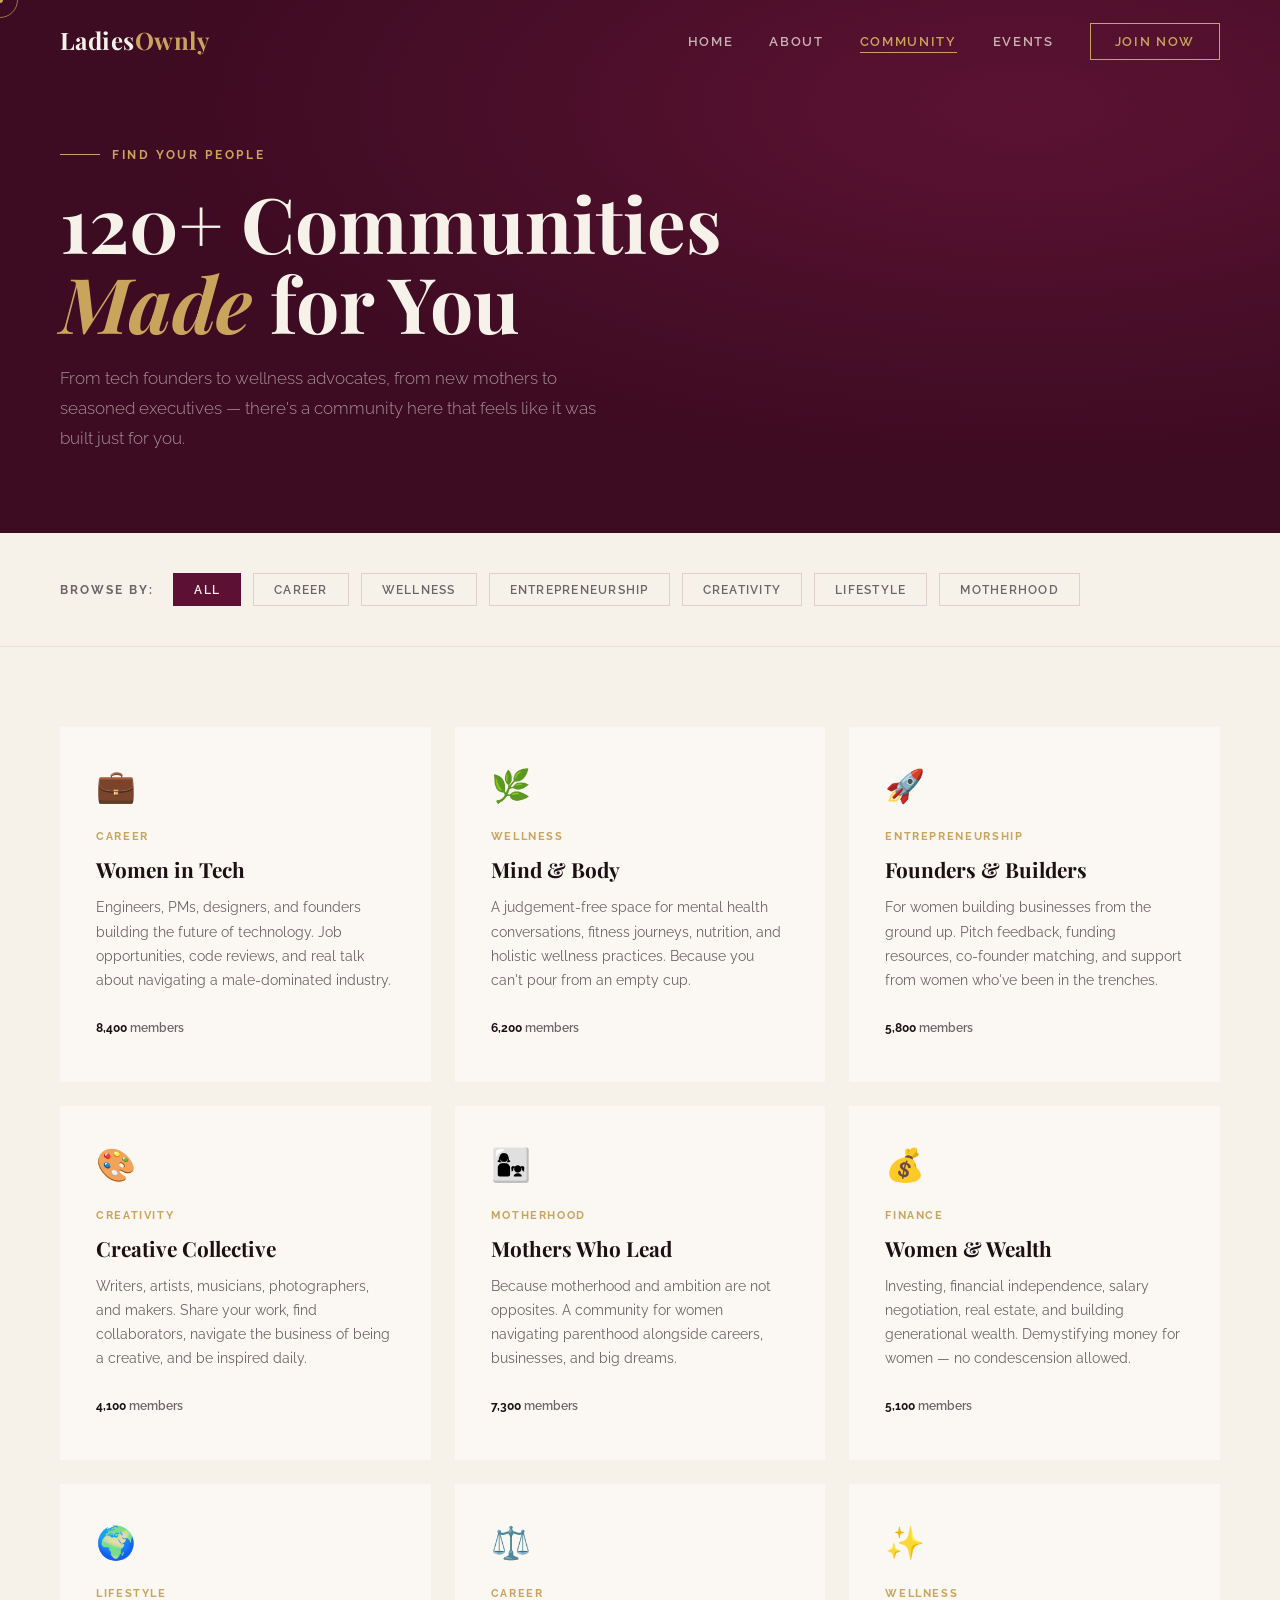
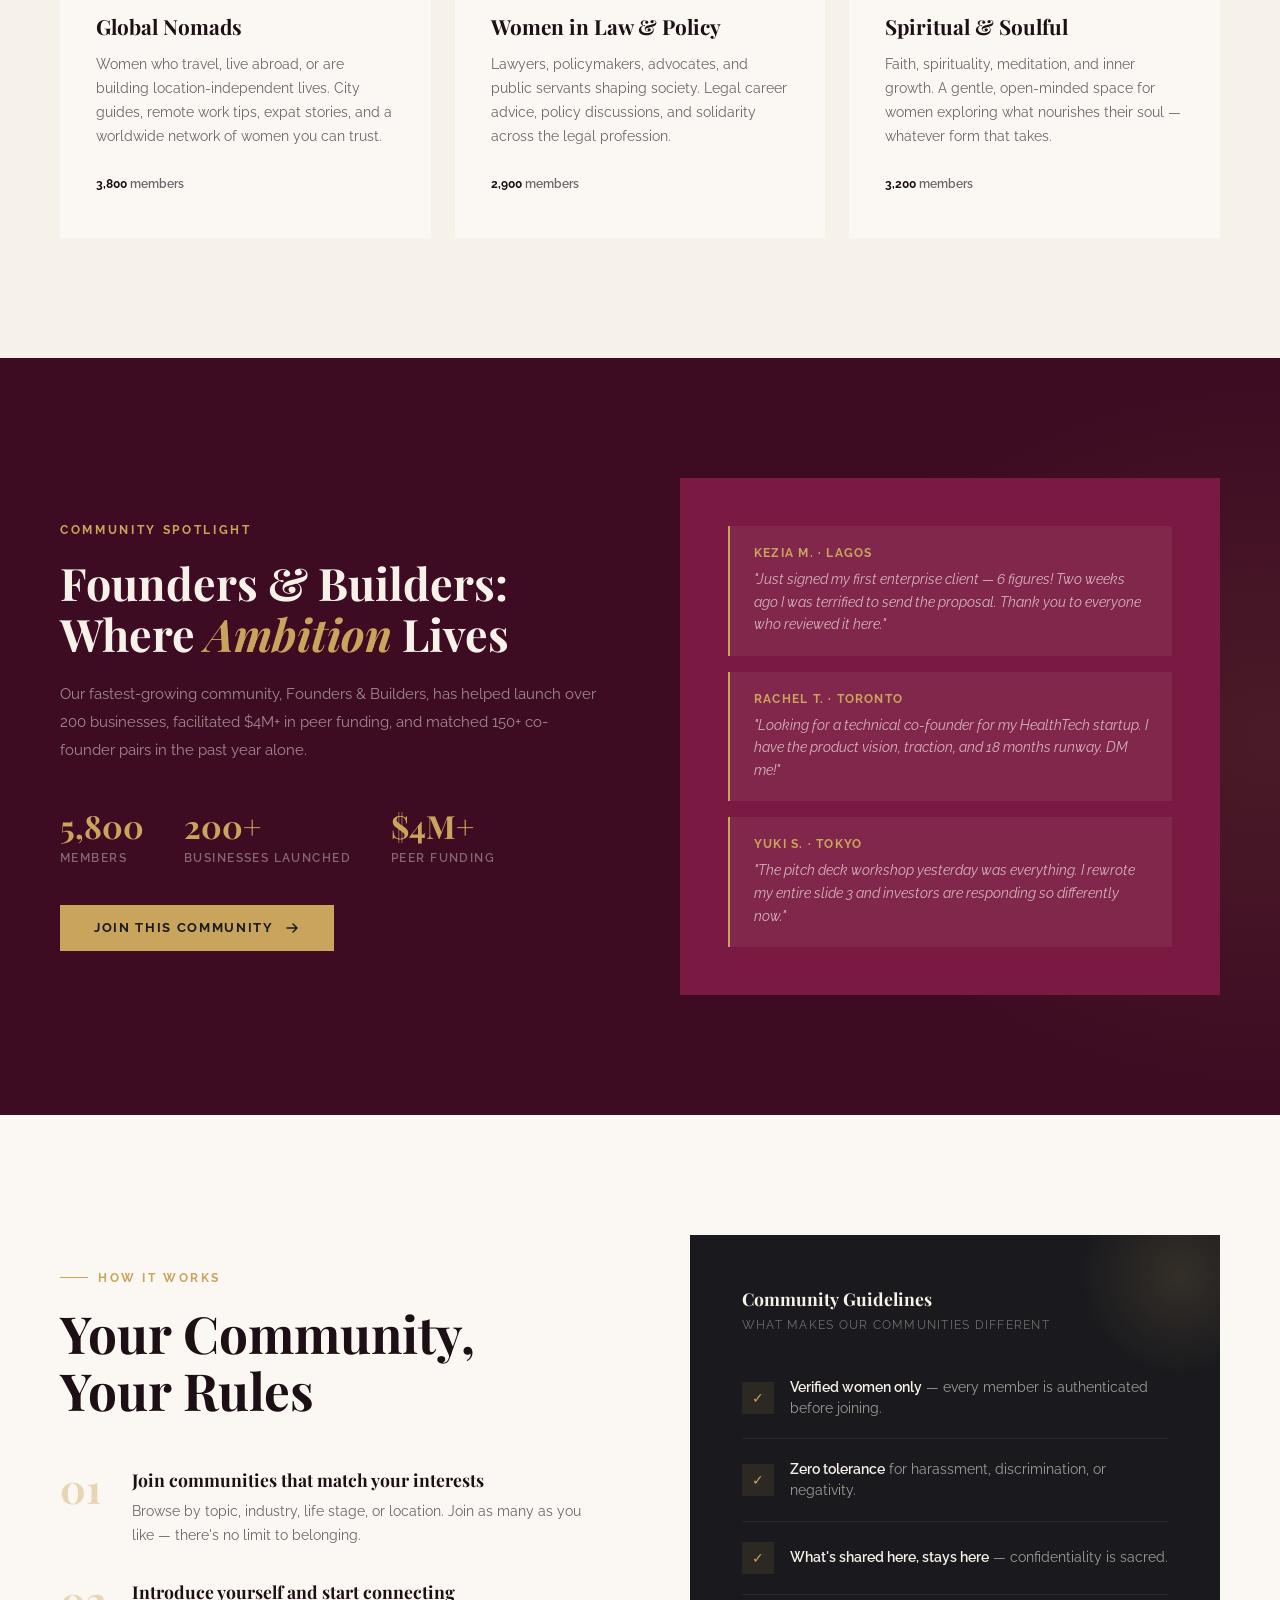
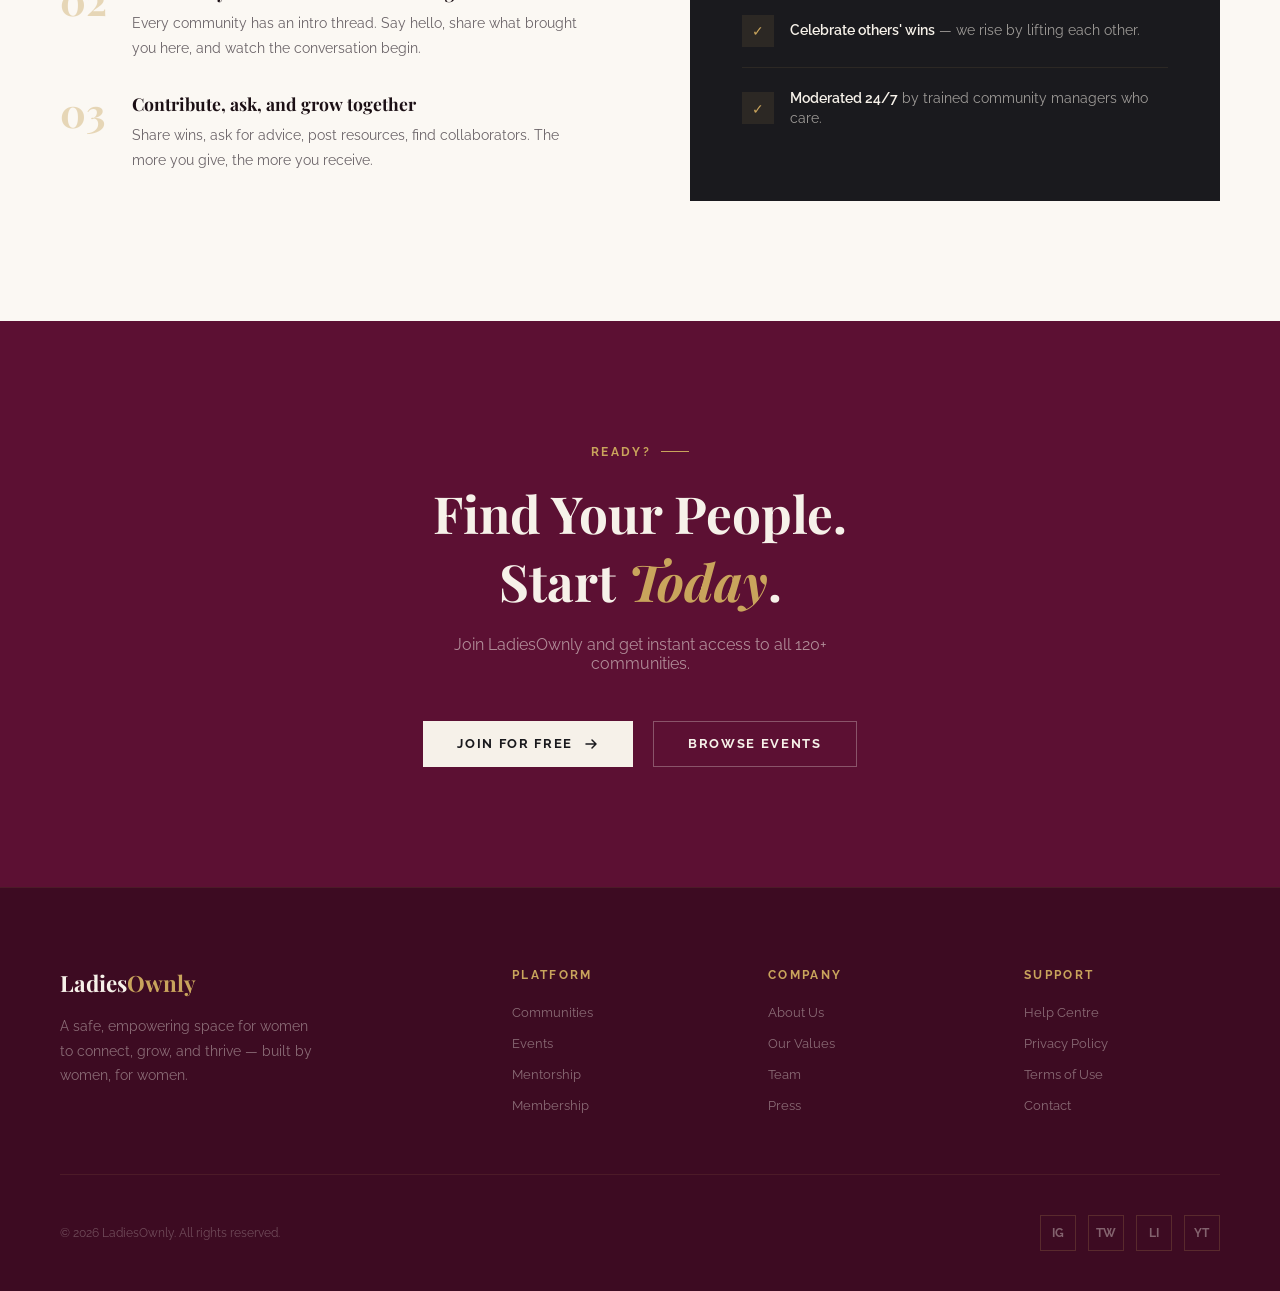
<file: community.html>
<!DOCTYPE html>
<html lang="en">
<head>
    <meta charset="UTF-8">
    <meta name="viewport" content="width=device-width, initial-scale=1.0">
    <title>Community — LadiesOwnly</title>
    <link rel="preconnect" href="https://fonts.googleapis.com">
    <link rel="preconnect" href="https://fonts.gstatic.com" crossorigin>
    <link href="https://fonts.googleapis.com/css2?family=Playfair+Display:ital,wght@0,400;0,600;0,700;0,900;1,400;1,700&family=Raleway:wght@300;400;500;600;700&display=swap" rel="stylesheet">
    <link rel="stylesheet" href="css/style.css">
    <style>
        /* ── Filter Bar ── */
        .filter-bar { background: var(--ivory); padding: 40px 60px; border-bottom: 1px solid rgba(92,16,51,0.08); }
        .filter-inner { display: flex; align-items: center; gap: 12px; flex-wrap: wrap; }
        .filter-label { font-size: 0.76rem; font-weight: 700; letter-spacing: 0.16em; text-transform: uppercase; color: var(--warm-gray); margin-right: 8px; }
        .filter-btn {
            padding: 8px 20px; background: transparent; border: 1px solid rgba(92,16,51,0.15);
            font-family: 'Raleway', sans-serif; font-size: 0.78rem; font-weight: 600;
            letter-spacing: 0.1em; text-transform: uppercase; color: var(--warm-gray);
            cursor: none; transition: all 0.25s;
        }
        .filter-btn:hover, .filter-btn.active { background: var(--burgundy); border-color: var(--burgundy); color: var(--ivory); }

        /* ── Communities Grid ── */
        .communities { background: var(--ivory); padding: 80px 60px 120px; }
        .communities-grid { display: grid; grid-template-columns: repeat(3, 1fr); gap: 24px; }
        .community-card {
            background: var(--cream); padding: 40px 36px;
            border-bottom: 3px solid transparent; transition: all 0.35s ease; cursor: none;
        }
        .community-card:hover { border-bottom-color: var(--gold); transform: translateY(-4px); box-shadow: 0 20px 48px rgba(28,8,18,0.08); }
        .community-card:hover .community-arrow { transform: translateX(4px); opacity: 1; }
        .community-icon { font-size: 2rem; margin-bottom: 20px; display: block; }
        .community-tag {
            display: inline-block; font-size: 0.68rem; font-weight: 700;
            letter-spacing: 0.15em; text-transform: uppercase;
            color: var(--gold); margin-bottom: 12px;
        }
        .community-name { font-family: 'Playfair Display', serif; font-size: 1.3rem; font-weight: 700; color: var(--text-dark); margin-bottom: 12px; }
        .community-desc { font-size: 0.86rem; line-height: 1.75; color: var(--warm-gray); margin-bottom: 24px; }
        .community-footer { display: flex; align-items: center; justify-content: space-between; }
        .community-members { font-size: 0.78rem; font-weight: 600; color: var(--warm-gray); }
        .community-members strong { color: var(--text-dark); }
        .community-arrow { font-size: 1.2rem; color: var(--gold); opacity: 0; transition: all 0.3s; }

        /* ── Featured Community ── */
        .featured-community { background: var(--deep-wine); padding: 120px 60px; overflow: hidden; }
        .featured-inner { display: grid; grid-template-columns: 1fr 1fr; gap: 80px; align-items: center; position: relative; z-index: 1; }
        .featured-community::before {
            content: ''; position: absolute; right: 0; top: 0; bottom: 0; width: 40%;
            background: radial-gradient(ellipse at right, rgba(201,164,92,0.1) 0%, transparent 70%);
        }
        .featured-label { font-size: 0.76rem; font-weight: 700; letter-spacing: 0.22em; text-transform: uppercase; color: var(--gold); margin-bottom: 20px; display: block; }
        .featured-title { font-family: 'Playfair Display', serif; font-size: clamp(2rem, 3.5vw, 3rem); font-weight: 700; color: var(--ivory); margin-bottom: 20px; line-height: 1.15; }
        .featured-title em { font-style: italic; color: var(--gold); }
        .featured-desc { font-size: 0.95rem; line-height: 1.85; color: rgba(246,241,233,0.55); margin-bottom: 40px; }
        .featured-stats { display: flex; gap: 40px; margin-bottom: 40px; }
        .featured-stat-num { font-family: 'Playfair Display', serif; font-size: 2rem; font-weight: 700; color: var(--gold); display: block; }
        .featured-stat-lbl { font-size: 0.74rem; font-weight: 600; letter-spacing: 0.12em; text-transform: uppercase; color: rgba(246,241,233,0.4); display: block; margin-top: 4px; }
        .featured-visual {
            background: var(--wine); padding: 48px; position: relative;
            display: flex; flex-direction: column; gap: 16px;
        }
        .community-post {
            background: rgba(246,241,233,0.06); padding: 20px 24px;
            border-left: 2px solid var(--gold); border-radius: 0;
        }
        .post-author { font-size: 0.76rem; font-weight: 700; color: var(--gold); letter-spacing: 0.1em; text-transform: uppercase; margin-bottom: 8px; }
        .post-text { font-size: 0.88rem; line-height: 1.6; color: rgba(246,241,233,0.7); font-style: italic; }

        /* ── How Communities Work ── */
        .how-communities { background: var(--cream); padding: 120px 60px; }
        .how-inner { display: grid; grid-template-columns: 1fr 1fr; gap: 100px; align-items: center; }
        .how-text .section-heading { color: var(--text-dark); margin-bottom: 48px; }
        .how-list { display: flex; flex-direction: column; gap: 32px; }
        .how-item { display: flex; gap: 24px; align-items: flex-start; }
        .how-num { font-family: 'Playfair Display', serif; font-size: 2.5rem; font-weight: 700; color: var(--gold); opacity: 0.4; line-height: 1; flex-shrink: 0; width: 48px; }
        .how-item-title { font-family: 'Playfair Display', serif; font-size: 1.1rem; font-weight: 700; color: var(--text-dark); margin-bottom: 8px; }
        .how-item-text { font-size: 0.88rem; line-height: 1.75; color: var(--warm-gray); }
        .how-visual {
            background: var(--charcoal); padding: 52px; position: relative; overflow: hidden;
        }
        .how-visual::before {
            content: ''; position: absolute; top: -60px; right: -60px; width: 200px; height: 200px;
            background: radial-gradient(circle, rgba(201,164,92,0.15) 0%, transparent 70%);
        }
        .community-rule { padding: 20px 0; border-bottom: 1px solid rgba(201,164,92,0.1); display: flex; align-items: center; gap: 16px; }
        .community-rule:last-child { border-bottom: none; }
        .rule-icon { width: 32px; height: 32px; background: rgba(201,164,92,0.1); display: flex; align-items: center; justify-content: center; color: var(--gold); font-size: 0.9rem; flex-shrink: 0; }
        .rule-text { font-size: 0.86rem; color: rgba(246,241,233,0.6); line-height: 1.5; }
        .rule-text strong { color: var(--ivory); font-weight: 600; }

        /* ── CTA ── */
        .community-cta { background: var(--burgundy); padding: 120px 60px; text-align: center; overflow: hidden; }
        .community-cta h2 { font-family: 'Playfair Display', serif; font-size: clamp(2rem, 4vw, 3.5rem); font-weight: 700; color: var(--ivory); max-width: 600px; margin: 0 auto 20px; position: relative; }
        .community-cta h2 em { font-style: italic; color: var(--gold); }
        .community-cta p { font-size: 1rem; color: rgba(246,241,233,0.55); max-width: 400px; margin: 0 auto 48px; position: relative; }
        .community-cta .actions { display: flex; justify-content: center; gap: 20px; flex-wrap: wrap; position: relative; }

        @media (max-width: 900px) {
            .filter-bar { padding: 28px 24px; }
            .communities { padding: 60px 24px 80px; }
            .communities-grid { grid-template-columns: 1fr; gap: 16px; }
            .featured-community { padding: 80px 24px; }
            .featured-inner { grid-template-columns: 1fr; gap: 48px; }
            .how-communities { padding: 80px 24px; }
            .how-inner { grid-template-columns: 1fr; gap: 48px; }
            .community-cta { padding: 80px 24px; }
        }
    </style>
</head>
<body>
<div class="cursor-dot" id="cursorDot"></div>
<div class="cursor-ring" id="cursorRing"></div>

<nav id="navbar">
    <a href="index.html" class="nav-logo">Ladies<span>Ownly</span></a>
    <ul class="nav-links">
        <li><a href="index.html">Home</a></li>
        <li><a href="about.html">About</a></li>
        <li><a href="community.html">Community</a></li>
        <li><a href="events.html">Events</a></li>
        <li><a href="join.html" class="nav-cta">Join Now</a></li>
    </ul>
    <button class="nav-toggle" aria-label="Menu"><span></span><span></span><span></span></button>
</nav>

<div class="page-hero">
    <div class="page-hero-content">
        <span class="page-hero-eyebrow">Find Your People</span>
        <h1>120+ Communities<br><em>Made</em> for You</h1>
        <p>From tech founders to wellness advocates, from new mothers to seasoned executives — there's a community here that feels like it was built just for you.</p>
    </div>
</div>

<!-- Filter -->
<div class="filter-bar">
    <div class="filter-inner">
        <span class="filter-label">Browse by:</span>
        <button class="filter-btn active">All</button>
        <button class="filter-btn">Career</button>
        <button class="filter-btn">Wellness</button>
        <button class="filter-btn">Entrepreneurship</button>
        <button class="filter-btn">Creativity</button>
        <button class="filter-btn">Lifestyle</button>
        <button class="filter-btn">Motherhood</button>
    </div>
</div>

<!-- Communities Grid -->
<section class="communities">
    <div class="communities-grid" data-stagger>
        <div class="community-card reveal">
            <span class="community-icon">💼</span>
            <span class="community-tag">Career</span>
            <h3 class="community-name">Women in Tech</h3>
            <p class="community-desc">Engineers, PMs, designers, and founders building the future of technology. Job opportunities, code reviews, and real talk about navigating a male-dominated industry.</p>
            <div class="community-footer"><span class="community-members"><strong>8,400</strong> members</span><span class="community-arrow">→</span></div>
        </div>
        <div class="community-card reveal">
            <span class="community-icon">🌿</span>
            <span class="community-tag">Wellness</span>
            <h3 class="community-name">Mind & Body</h3>
            <p class="community-desc">A judgement-free space for mental health conversations, fitness journeys, nutrition, and holistic wellness practices. Because you can't pour from an empty cup.</p>
            <div class="community-footer"><span class="community-members"><strong>6,200</strong> members</span><span class="community-arrow">→</span></div>
        </div>
        <div class="community-card reveal">
            <span class="community-icon">🚀</span>
            <span class="community-tag">Entrepreneurship</span>
            <h3 class="community-name">Founders & Builders</h3>
            <p class="community-desc">For women building businesses from the ground up. Pitch feedback, funding resources, co-founder matching, and support from women who've been in the trenches.</p>
            <div class="community-footer"><span class="community-members"><strong>5,800</strong> members</span><span class="community-arrow">→</span></div>
        </div>
        <div class="community-card reveal">
            <span class="community-icon">🎨</span>
            <span class="community-tag">Creativity</span>
            <h3 class="community-name">Creative Collective</h3>
            <p class="community-desc">Writers, artists, musicians, photographers, and makers. Share your work, find collaborators, navigate the business of being a creative, and be inspired daily.</p>
            <div class="community-footer"><span class="community-members"><strong>4,100</strong> members</span><span class="community-arrow">→</span></div>
        </div>
        <div class="community-card reveal">
            <span class="community-icon">👩‍👧</span>
            <span class="community-tag">Motherhood</span>
            <h3 class="community-name">Mothers Who Lead</h3>
            <p class="community-desc">Because motherhood and ambition are not opposites. A community for women navigating parenthood alongside careers, businesses, and big dreams.</p>
            <div class="community-footer"><span class="community-members"><strong>7,300</strong> members</span><span class="community-arrow">→</span></div>
        </div>
        <div class="community-card reveal">
            <span class="community-icon">💰</span>
            <span class="community-tag">Finance</span>
            <h3 class="community-name">Women & Wealth</h3>
            <p class="community-desc">Investing, financial independence, salary negotiation, real estate, and building generational wealth. Demystifying money for women — no condescension allowed.</p>
            <div class="community-footer"><span class="community-members"><strong>5,100</strong> members</span><span class="community-arrow">→</span></div>
        </div>
        <div class="community-card reveal">
            <span class="community-icon">🌍</span>
            <span class="community-tag">Lifestyle</span>
            <h3 class="community-name">Global Nomads</h3>
            <p class="community-desc">Women who travel, live abroad, or are building location-independent lives. City guides, remote work tips, expat stories, and a worldwide network of women you can trust.</p>
            <div class="community-footer"><span class="community-members"><strong>3,800</strong> members</span><span class="community-arrow">→</span></div>
        </div>
        <div class="community-card reveal">
            <span class="community-icon">⚖️</span>
            <span class="community-tag">Career</span>
            <h3 class="community-name">Women in Law & Policy</h3>
            <p class="community-desc">Lawyers, policymakers, advocates, and public servants shaping society. Legal career advice, policy discussions, and solidarity across the legal profession.</p>
            <div class="community-footer"><span class="community-members"><strong>2,900</strong> members</span><span class="community-arrow">→</span></div>
        </div>
        <div class="community-card reveal">
            <span class="community-icon">✨</span>
            <span class="community-tag">Wellness</span>
            <h3 class="community-name">Spiritual & Soulful</h3>
            <p class="community-desc">Faith, spirituality, meditation, and inner growth. A gentle, open-minded space for women exploring what nourishes their soul — whatever form that takes.</p>
            <div class="community-footer"><span class="community-members"><strong>3,200</strong> members</span><span class="community-arrow">→</span></div>
        </div>
    </div>
</section>

<!-- Featured Community -->
<section class="featured-community">
    <div class="featured-inner">
        <div class="reveal">
            <span class="featured-label">Community Spotlight</span>
            <h2 class="featured-title">Founders & Builders:<br>Where <em>Ambition</em> Lives</h2>
            <p class="featured-desc">Our fastest-growing community, Founders & Builders, has helped launch over 200 businesses, facilitated $4M+ in peer funding, and matched 150+ co-founder pairs in the past year alone.</p>
            <div class="featured-stats">
                <div><span class="featured-stat-num">5,800</span><span class="featured-stat-lbl">Members</span></div>
                <div><span class="featured-stat-num">200+</span><span class="featured-stat-lbl">Businesses Launched</span></div>
                <div><span class="featured-stat-num">$4M+</span><span class="featured-stat-lbl">Peer Funding</span></div>
            </div>
            <a href="join.html" class="btn-primary">Join This Community <svg width="16" height="16" viewBox="0 0 16 16" fill="none"><path d="M3 8h10M9 4l4 4-4 4" stroke="currentColor" stroke-width="1.5" stroke-linecap="round" stroke-linejoin="round"/></svg></a>
        </div>
        <div class="featured-visual reveal">
            <div class="community-post">
                <div class="post-author">Kezia M. · Lagos</div>
                <div class="post-text">"Just signed my first enterprise client — 6 figures! Two weeks ago I was terrified to send the proposal. Thank you to everyone who reviewed it here."</div>
            </div>
            <div class="community-post">
                <div class="post-author">Rachel T. · Toronto</div>
                <div class="post-text">"Looking for a technical co-founder for my HealthTech startup. I have the product vision, traction, and 18 months runway. DM me!"</div>
            </div>
            <div class="community-post">
                <div class="post-author">Yuki S. · Tokyo</div>
                <div class="post-text">"The pitch deck workshop yesterday was everything. I rewrote my entire slide 3 and investors are responding so differently now."</div>
            </div>
        </div>
    </div>
</section>

<!-- How Communities Work -->
<section class="how-communities">
    <div class="how-inner">
        <div class="how-text reveal">
            <span class="section-tag">How It Works</span>
            <h2 class="section-heading">Your Community,<br>Your Rules</h2>
            <div class="how-list">
                <div class="how-item"><span class="how-num">01</span><div><div class="how-item-title">Join communities that match your interests</div><p class="how-item-text">Browse by topic, industry, life stage, or location. Join as many as you like — there's no limit to belonging.</p></div></div>
                <div class="how-item"><span class="how-num">02</span><div><div class="how-item-title">Introduce yourself and start connecting</div><p class="how-item-text">Every community has an intro thread. Say hello, share what brought you here, and watch the conversation begin.</p></div></div>
                <div class="how-item"><span class="how-num">03</span><div><div class="how-item-title">Contribute, ask, and grow together</div><p class="how-item-text">Share wins, ask for advice, post resources, find collaborators. The more you give, the more you receive.</p></div></div>
            </div>
        </div>
        <div class="how-visual reveal">
            <div style="margin-bottom:24px;"><span style="font-family:'Playfair Display',serif;font-size:1.1rem;font-weight:700;color:var(--ivory);display:block;margin-bottom:4px;">Community Guidelines</span><span style="font-size:0.78rem;color:rgba(246,241,233,0.38);letter-spacing:0.1em;text-transform:uppercase;">What makes our communities different</span></div>
            <div class="community-rule"><div class="rule-icon">✓</div><div class="rule-text"><strong>Verified women only</strong> — every member is authenticated before joining.</div></div>
            <div class="community-rule"><div class="rule-icon">✓</div><div class="rule-text"><strong>Zero tolerance</strong> for harassment, discrimination, or negativity.</div></div>
            <div class="community-rule"><div class="rule-icon">✓</div><div class="rule-text"><strong>What's shared here, stays here</strong> — confidentiality is sacred.</div></div>
            <div class="community-rule"><div class="rule-icon">✓</div><div class="rule-text"><strong>Celebrate others' wins</strong> — we rise by lifting each other.</div></div>
            <div class="community-rule"><div class="rule-icon">✓</div><div class="rule-text"><strong>Moderated 24/7</strong> by trained community managers who care.</div></div>
        </div>
    </div>
</section>

<!-- CTA -->
<section class="community-cta">
    <span class="section-tag center">Ready?</span>
    <h2>Find Your People.<br>Start <em>Today</em>.</h2>
    <p>Join LadiesOwnly and get instant access to all 120+ communities.</p>
    <div class="actions">
        <a href="join.html" class="btn-light">Join for Free <svg width="16" height="16" viewBox="0 0 16 16" fill="none"><path d="M3 8h10M9 4l4 4-4 4" stroke="currentColor" stroke-width="1.5" stroke-linecap="round" stroke-linejoin="round"/></svg></a>
        <a href="events.html" class="btn-outline">Browse Events</a>
    </div>
</section>

<footer>
    <div class="footer-top">
        <div class="footer-brand"><a href="index.html" class="footer-logo-link">Ladies<span>Ownly</span></a><p>A safe, empowering space for women to connect, grow, and thrive — built by women, for women.</p></div>
        <div class="footer-col"><h4>Platform</h4><ul><li><a href="community.html">Communities</a></li><li><a href="events.html">Events</a></li><li><a href="about.html#mentorship">Mentorship</a></li><li><a href="join.html">Membership</a></li></ul></div>
        <div class="footer-col"><h4>Company</h4><ul><li><a href="about.html">About Us</a></li><li><a href="about.html#values">Our Values</a></li><li><a href="about.html#team">Team</a></li><li><a href="#">Press</a></li></ul></div>
        <div class="footer-col"><h4>Support</h4><ul><li><a href="#">Help Centre</a></li><li><a href="#">Privacy Policy</a></li><li><a href="#">Terms of Use</a></li><li><a href="#">Contact</a></li></ul></div>
    </div>
    <div class="footer-bottom"><p class="footer-copy">© 2026 LadiesOwnly. All rights reserved.</p><div class="footer-social"><a href="#">IG</a><a href="#">TW</a><a href="#">LI</a><a href="#">YT</a></div></div>
</footer>

<script src="js/main.js"></script>
<script>
    // Filter buttons
    document.querySelectorAll('.filter-btn').forEach(btn => {
        btn.addEventListener('click', () => {
            document.querySelectorAll('.filter-btn').forEach(b => b.classList.remove('active'));
            btn.classList.add('active');
        });
    });
</script>
</body>
</html>
</file>
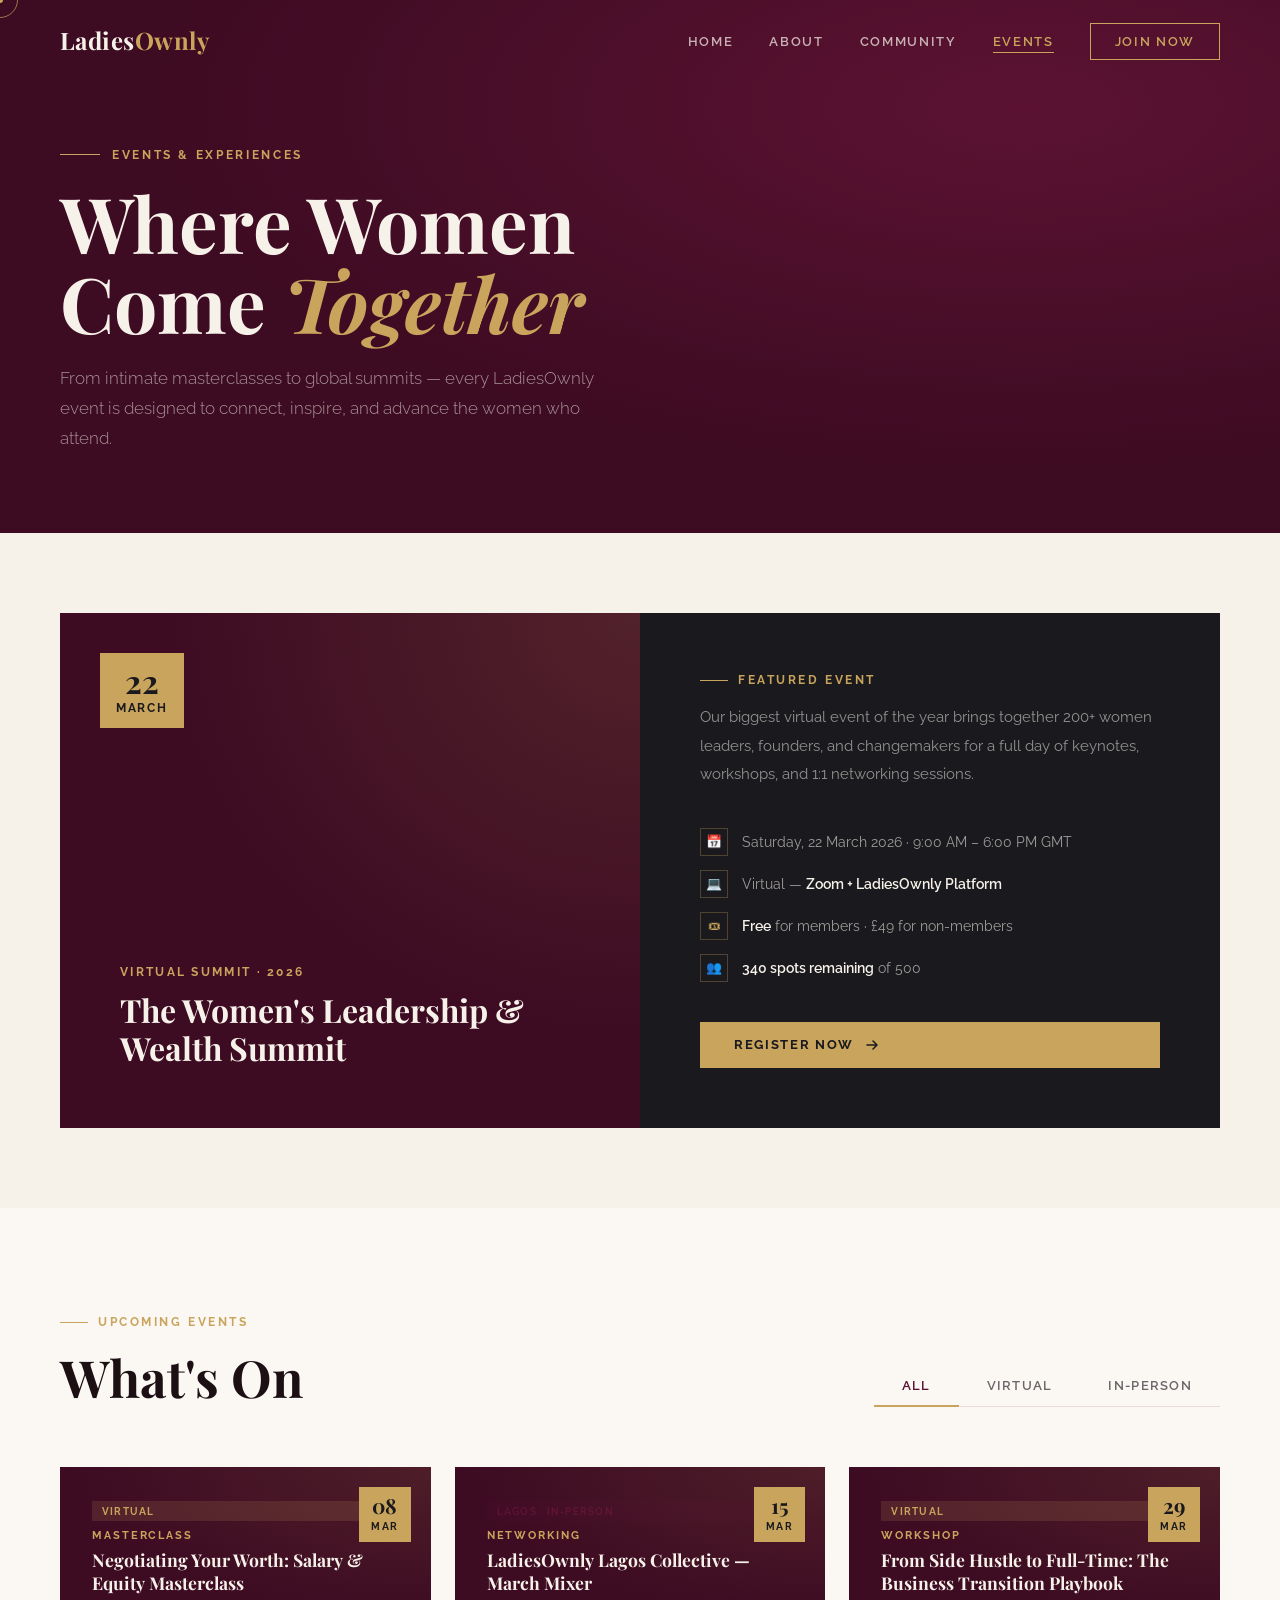
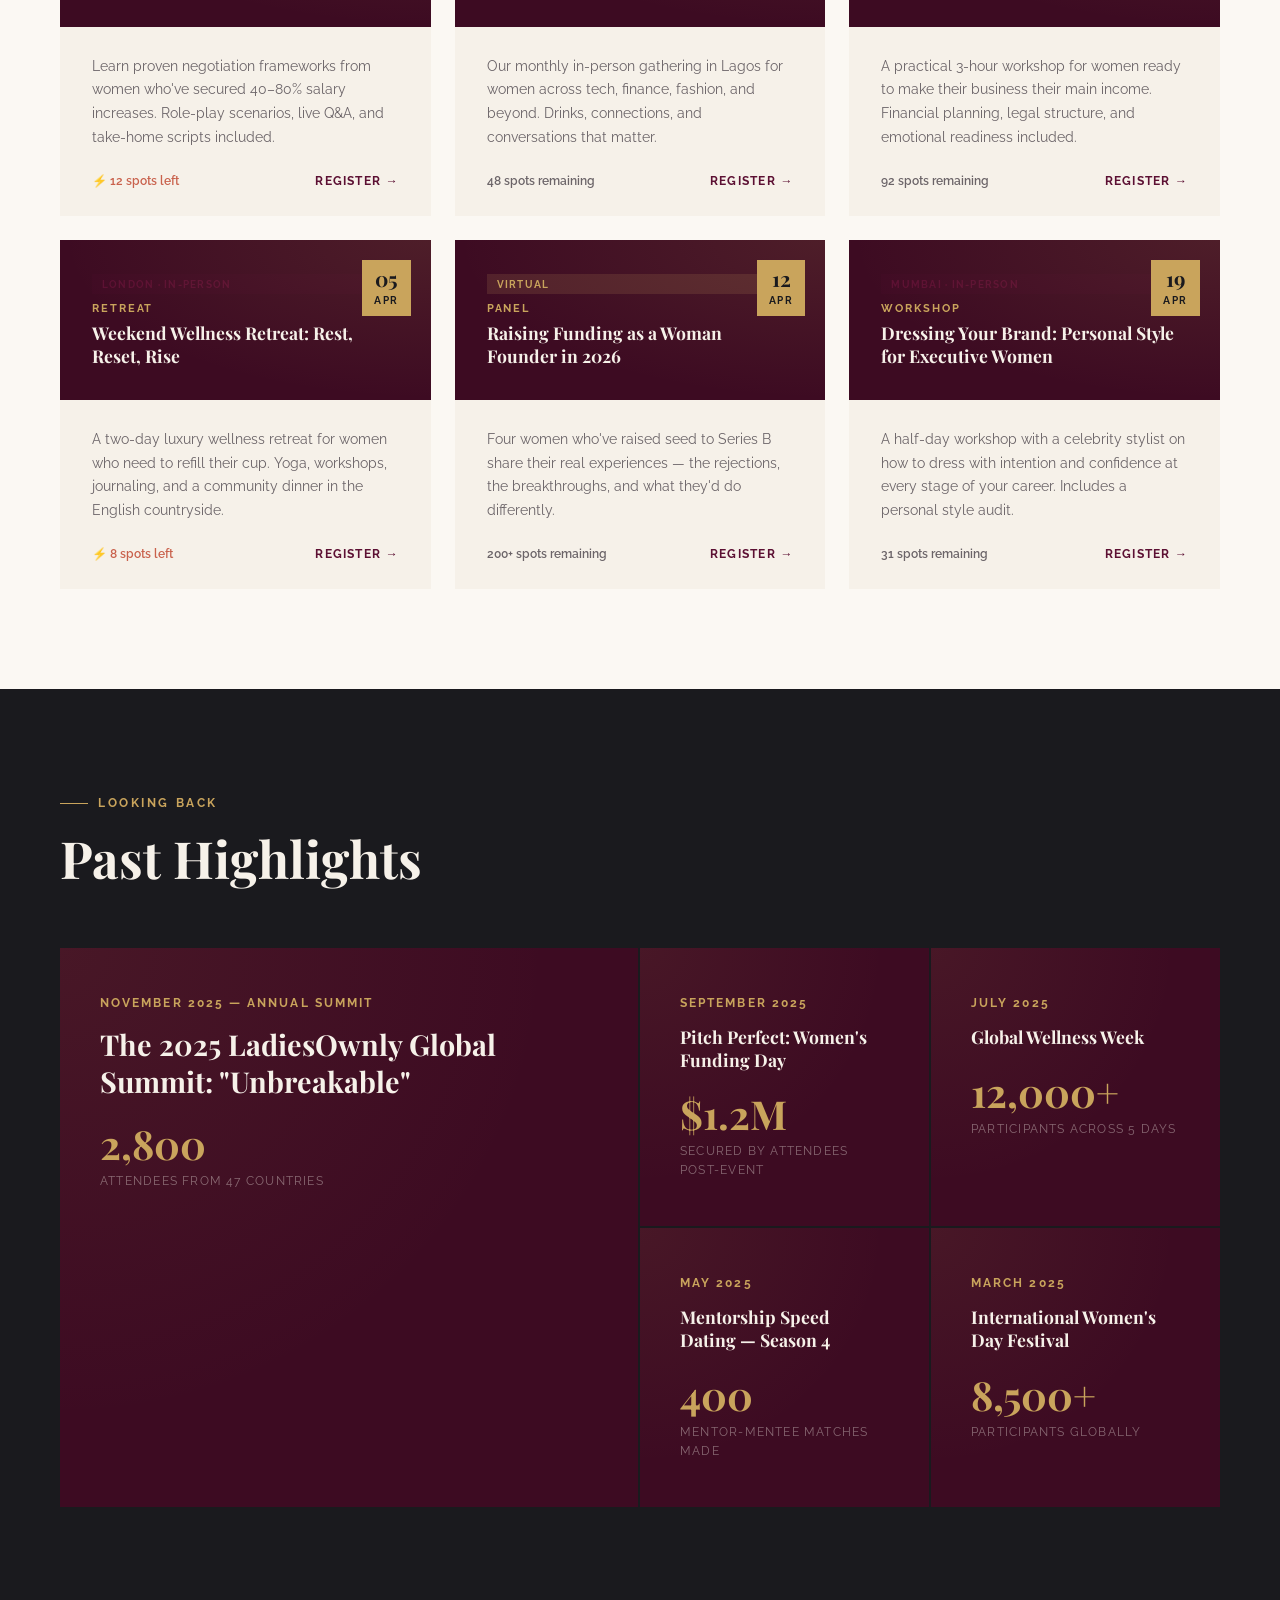
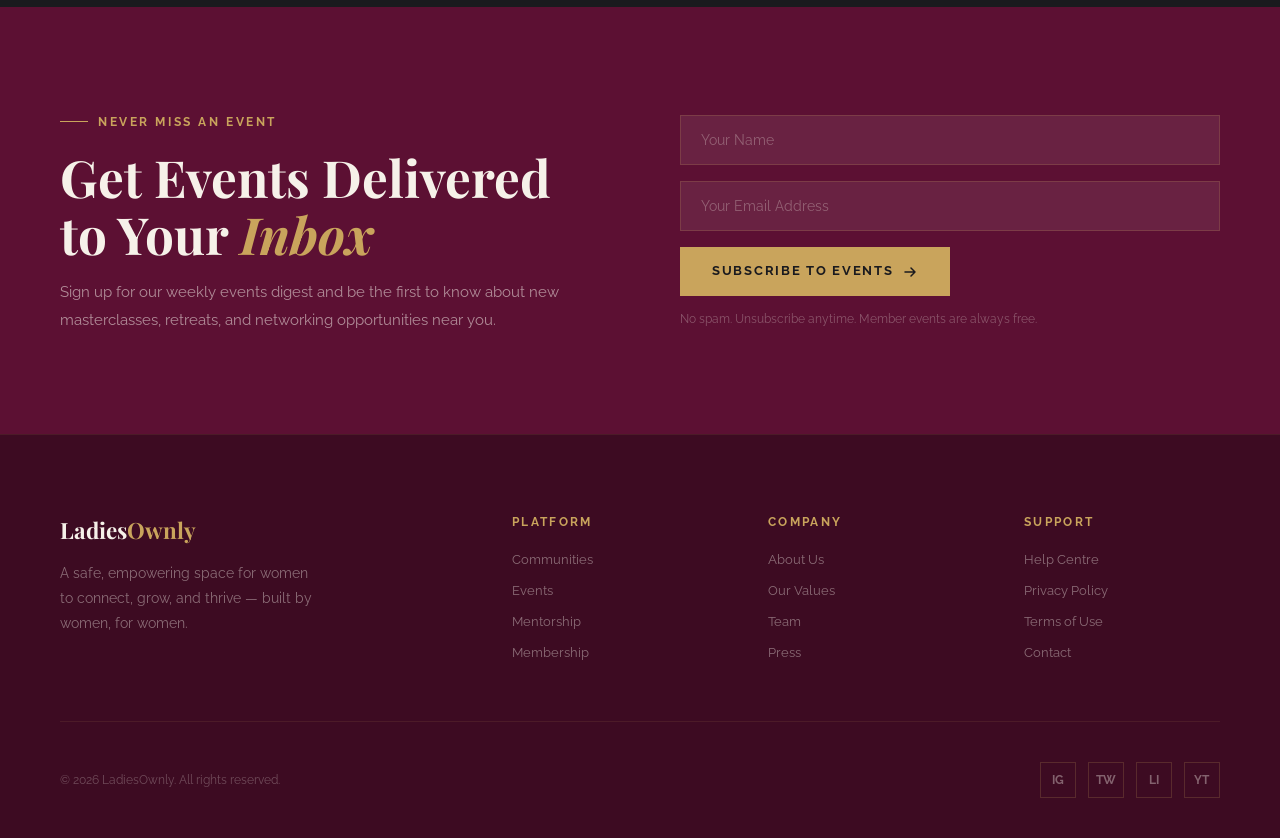
<file: events.html>
<!DOCTYPE html>
<html lang="en">
<head>
    <meta charset="UTF-8">
    <meta name="viewport" content="width=device-width, initial-scale=1.0">
    <title>Events — LadiesOwnly</title>
    <link rel="preconnect" href="https://fonts.googleapis.com">
    <link rel="preconnect" href="https://fonts.gstatic.com" crossorigin>
    <link href="https://fonts.googleapis.com/css2?family=Playfair+Display:ital,wght@0,400;0,600;0,700;0,900;1,400;1,700&family=Raleway:wght@300;400;500;600;700&display=swap" rel="stylesheet">
    <link rel="stylesheet" href="css/style.css">
    <style>
        /* ── Featured Event ── */
        .featured-event { background: var(--ivory); padding: 80px 60px; }
        .featured-event-inner {
            background: var(--charcoal); display: grid; grid-template-columns: 1fr 1fr; overflow: hidden;
        }
        .featured-event-visual {
            background: var(--deep-wine); padding: 60px; position: relative;
            display: flex; flex-direction: column; justify-content: flex-end; min-height: 480px;
        }
        .featured-event-visual::before {
            content: ''; position: absolute; inset: 0;
            background: radial-gradient(ellipse at top right, rgba(201,164,92,0.15) 0%, transparent 60%);
        }
        .event-date-badge {
            position: absolute; top: 40px; left: 40px;
            background: var(--gold); padding: 12px 16px; text-align: center; z-index: 1;
        }
        .event-date-day { font-family: 'Playfair Display', serif; font-size: 2rem; font-weight: 700; color: var(--charcoal); display: block; line-height: 1; }
        .event-date-month { font-size: 0.72rem; font-weight: 700; letter-spacing: 0.15em; text-transform: uppercase; color: var(--charcoal); }
        .featured-type { font-size: 0.72rem; font-weight: 700; letter-spacing: 0.2em; text-transform: uppercase; color: var(--gold); margin-bottom: 12px; position: relative; z-index: 1; }
        .featured-event-title { font-family: 'Playfair Display', serif; font-size: 2rem; font-weight: 700; color: var(--ivory); line-height: 1.2; position: relative; z-index: 1; }
        .featured-event-details { padding: 60px; display: flex; flex-direction: column; justify-content: center; }
        .featured-event-details .section-tag { margin-bottom: 16px; }
        .featured-desc { font-size: 0.95rem; line-height: 1.85; color: rgba(246,241,233,0.55); margin-bottom: 40px; }
        .event-meta { display: flex; flex-direction: column; gap: 14px; margin-bottom: 40px; }
        .event-meta-item { display: flex; align-items: center; gap: 14px; font-size: 0.86rem; color: rgba(246,241,233,0.6); }
        .event-meta-icon { width: 28px; height: 28px; border: 1px solid rgba(201,164,92,0.3); display: flex; align-items: center; justify-content: center; color: var(--gold); font-size: 0.8rem; flex-shrink: 0; }
        .event-meta-item strong { color: var(--ivory); font-weight: 600; }

        /* ── Events Grid ── */
        .events-section { background: var(--cream); padding: 100px 60px; }
        .events-header { display: flex; align-items: flex-end; justify-content: space-between; margin-bottom: 60px; }
        .events-header .section-heading { color: var(--text-dark); }
        .events-tabs { display: flex; gap: 0; border-bottom: 1px solid rgba(92,16,51,0.12); }
        .events-tab {
            padding: 12px 28px; background: transparent; border: none;
            font-family: 'Raleway', sans-serif; font-size: 0.8rem; font-weight: 600;
            letter-spacing: 0.1em; text-transform: uppercase; color: var(--warm-gray);
            cursor: none; border-bottom: 2px solid transparent; margin-bottom: -1px; transition: all 0.25s;
        }
        .events-tab.active { color: var(--burgundy); border-bottom-color: var(--gold); }
        .events-grid { display: grid; grid-template-columns: repeat(3, 1fr); gap: 24px; }
        .event-card {
            background: var(--ivory); overflow: hidden; transition: all 0.3s ease;
        }
        .event-card:hover { transform: translateY(-4px); box-shadow: 0 20px 48px rgba(28,8,18,0.08); }
        .event-card-header { background: var(--deep-wine); padding: 32px; position: relative; min-height: 160px; display: flex; flex-direction: column; justify-content: flex-end; }
        .event-card-header::before {
            content: ''; position: absolute; inset: 0;
            background: radial-gradient(ellipse at top right, rgba(201,164,92,0.12) 0%, transparent 70%);
        }
        .event-card-date { position: absolute; top: 20px; right: 20px; background: var(--gold); padding: 8px 12px; text-align: center; }
        .card-date-day { font-family: 'Playfair Display', serif; font-size: 1.3rem; font-weight: 700; color: var(--charcoal); display: block; line-height: 1; }
        .card-date-month { font-size: 0.64rem; font-weight: 700; letter-spacing: 0.15em; text-transform: uppercase; color: var(--charcoal); }
        .event-card-type { font-size: 0.66rem; font-weight: 700; letter-spacing: 0.18em; text-transform: uppercase; color: var(--gold); margin-bottom: 8px; position: relative; }
        .event-card-title { font-family: 'Playfair Display', serif; font-size: 1.1rem; font-weight: 700; color: var(--ivory); position: relative; line-height: 1.3; }
        .event-card-body { padding: 28px 32px; }
        .event-card-desc { font-size: 0.85rem; line-height: 1.75; color: var(--warm-gray); margin-bottom: 24px; }
        .event-card-footer { display: flex; align-items: center; justify-content: space-between; }
        .event-spots { font-size: 0.76rem; font-weight: 600; color: var(--warm-gray); }
        .event-spots.low { color: #C9614C; }
        .event-register { font-size: 0.76rem; font-weight: 700; letter-spacing: 0.1em; text-transform: uppercase; color: var(--burgundy); text-decoration: none; transition: color 0.3s; }
        .event-register:hover { color: var(--gold); }
        .event-format-badge {
            display: inline-block; padding: 4px 10px;
            font-size: 0.65rem; font-weight: 700; letter-spacing: 0.12em; text-transform: uppercase;
            margin-bottom: 8px;
        }
        .badge-virtual { background: rgba(201,164,92,0.15); color: var(--gold); }
        .badge-inperson { background: rgba(92,16,51,0.1); color: var(--burgundy); }

        /* ── Past Highlights ── */
        .past-events { background: var(--charcoal); padding: 100px 60px; }
        .past-events .section-heading { color: var(--ivory); margin-bottom: 60px; max-width: 480px; }
        .highlights-grid { display: grid; grid-template-columns: 2fr 1fr 1fr; gap: 2px; }
        .highlight { background: var(--deep-wine); padding: 48px 40px; position: relative; overflow: hidden; }
        .highlight.large { grid-row: span 2; }
        .highlight::before {
            content: ''; position: absolute; inset: 0;
            background: radial-gradient(ellipse at top left, rgba(201,164,92,0.08) 0%, transparent 60%);
        }
        .highlight-date { font-size: 0.72rem; font-weight: 700; letter-spacing: 0.18em; text-transform: uppercase; color: var(--gold); margin-bottom: 16px; display: block; position: relative; }
        .highlight-title { font-family: 'Playfair Display', serif; font-weight: 700; color: var(--ivory); line-height: 1.3; margin-bottom: 16px; position: relative; }
        .highlight.large .highlight-title { font-size: 1.8rem; }
        .highlight:not(.large) .highlight-title { font-size: 1.1rem; }
        .highlight-stat { font-family: 'Playfair Display', serif; font-size: 2.5rem; font-weight: 700; color: var(--gold); display: block; position: relative; }
        .highlight-stat-label { font-size: 0.76rem; color: rgba(246,241,233,0.4); text-transform: uppercase; letter-spacing: 0.1em; position: relative; }

        /* ── Newsletter ── */
        .event-newsletter { background: var(--burgundy); padding: 100px 60px; }
        .newsletter-inner { display: grid; grid-template-columns: 1fr 1fr; gap: 80px; align-items: center; }
        .newsletter-text .section-heading { color: var(--ivory); margin-bottom: 16px; }
        .newsletter-text .section-heading em { font-style: italic; color: var(--gold); }
        .newsletter-text p { font-size: 0.95rem; line-height: 1.8; color: rgba(246,241,233,0.55); }
        .newsletter-form { display: flex; flex-direction: column; gap: 16px; }
        .newsletter-form input {
            background: rgba(246,241,233,0.08); border: 1px solid rgba(201,164,92,0.2);
            padding: 16px 20px; font-family: 'Raleway', sans-serif; font-size: 0.88rem;
            color: var(--ivory); outline: none; transition: border-color 0.3s; width: 100%;
        }
        .newsletter-form input::placeholder { color: rgba(246,241,233,0.3); }
        .newsletter-form input:focus { border-color: var(--gold); }
        .newsletter-form button {
            background: var(--gold); color: var(--charcoal);
            padding: 16px 32px; font-family: 'Raleway', sans-serif;
            font-size: 0.82rem; font-weight: 700; letter-spacing: 0.13em; text-transform: uppercase;
            border: none; cursor: none; transition: all 0.3s; align-self: flex-start;
        }
        .newsletter-form button:hover { background: var(--ivory); transform: translateY(-2px); }
        .newsletter-note { font-size: 0.76rem; color: rgba(246,241,233,0.3); }

        @media (max-width: 900px) {
            .featured-event { padding: 40px 24px; }
            .featured-event-inner { grid-template-columns: 1fr; }
            .featured-event-details { padding: 40px 32px; }
            .events-section { padding: 60px 24px; }
            .events-header { flex-direction: column; align-items: flex-start; gap: 24px; }
            .events-grid { grid-template-columns: 1fr; gap: 16px; }
            .past-events { padding: 60px 24px; }
            .highlights-grid { grid-template-columns: 1fr; }
            .highlight.large { grid-row: span 1; }
            .event-newsletter { padding: 60px 24px; }
            .newsletter-inner { grid-template-columns: 1fr; gap: 40px; }
        }
    </style>
</head>
<body>
<div class="cursor-dot" id="cursorDot"></div>
<div class="cursor-ring" id="cursorRing"></div>

<nav id="navbar">
    <a href="index.html" class="nav-logo">Ladies<span>Ownly</span></a>
    <ul class="nav-links">
        <li><a href="index.html">Home</a></li>
        <li><a href="about.html">About</a></li>
        <li><a href="community.html">Community</a></li>
        <li><a href="events.html">Events</a></li>
        <li><a href="join.html" class="nav-cta">Join Now</a></li>
    </ul>
    <button class="nav-toggle" aria-label="Menu"><span></span><span></span><span></span></button>
</nav>

<div class="page-hero">
    <div class="page-hero-content">
        <span class="page-hero-eyebrow">Events & Experiences</span>
        <h1>Where Women<br>Come <em>Together</em></h1>
        <p>From intimate masterclasses to global summits — every LadiesOwnly event is designed to connect, inspire, and advance the women who attend.</p>
    </div>
</div>

<!-- Featured Event -->
<section class="featured-event">
    <div class="featured-event-inner">
        <div class="featured-event-visual">
            <div class="event-date-badge">
                <span class="event-date-day">22</span>
                <span class="event-date-month">March</span>
            </div>
            <div class="featured-type">Virtual Summit · 2026</div>
            <div class="featured-event-title">The Women's Leadership & Wealth Summit</div>
        </div>
        <div class="featured-event-details">
            <span class="section-tag">Featured Event</span>
            <p class="featured-desc">Our biggest virtual event of the year brings together 200+ women leaders, founders, and changemakers for a full day of keynotes, workshops, and 1:1 networking sessions.</p>
            <div class="event-meta">
                <div class="event-meta-item"><div class="event-meta-icon">📅</div><span>Saturday, 22 March 2026 · 9:00 AM – 6:00 PM GMT</span></div>
                <div class="event-meta-item"><div class="event-meta-icon">💻</div><span>Virtual — <strong>Zoom + LadiesOwnly Platform</strong></span></div>
                <div class="event-meta-item"><div class="event-meta-icon">🎟</div><span><strong>Free</strong> for members · £49 for non-members</span></div>
                <div class="event-meta-item"><div class="event-meta-icon">👥</div><span><strong>340 spots remaining</strong> of 500</span></div>
            </div>
            <a href="join.html" class="btn-primary">Register Now <svg width="16" height="16" viewBox="0 0 16 16" fill="none"><path d="M3 8h10M9 4l4 4-4 4" stroke="currentColor" stroke-width="1.5" stroke-linecap="round" stroke-linejoin="round"/></svg></a>
        </div>
    </div>
</section>

<!-- Events Grid -->
<section class="events-section">
    <div class="events-header">
        <div><span class="section-tag">Upcoming Events</span><h2 class="section-heading">What's On</h2></div>
        <div class="events-tabs">
            <button class="events-tab active">All</button>
            <button class="events-tab">Virtual</button>
            <button class="events-tab">In-Person</button>
        </div>
    </div>
    <div class="events-grid" data-stagger>
        <div class="event-card reveal">
            <div class="event-card-header">
                <div class="event-card-date"><span class="card-date-day">08</span><span class="card-date-month">Mar</span></div>
                <span class="event-format-badge badge-virtual">Virtual</span>
                <div class="event-card-type">Masterclass</div>
                <div class="event-card-title">Negotiating Your Worth: Salary & Equity Masterclass</div>
            </div>
            <div class="event-card-body">
                <p class="event-card-desc">Learn proven negotiation frameworks from women who've secured 40–80% salary increases. Role-play scenarios, live Q&A, and take-home scripts included.</p>
                <div class="event-card-footer"><span class="event-spots low">⚡ 12 spots left</span><a href="join.html" class="event-register">Register →</a></div>
            </div>
        </div>
        <div class="event-card reveal">
            <div class="event-card-header">
                <div class="event-card-date"><span class="card-date-day">15</span><span class="card-date-month">Mar</span></div>
                <span class="event-format-badge badge-inperson">Lagos · In-Person</span>
                <div class="event-card-type">Networking</div>
                <div class="event-card-title">LadiesOwnly Lagos Collective — March Mixer</div>
            </div>
            <div class="event-card-body">
                <p class="event-card-desc">Our monthly in-person gathering in Lagos for women across tech, finance, fashion, and beyond. Drinks, connections, and conversations that matter.</p>
                <div class="event-card-footer"><span class="event-spots">48 spots remaining</span><a href="join.html" class="event-register">Register →</a></div>
            </div>
        </div>
        <div class="event-card reveal">
            <div class="event-card-header">
                <div class="event-card-date"><span class="card-date-day">29</span><span class="card-date-month">Mar</span></div>
                <span class="event-format-badge badge-virtual">Virtual</span>
                <div class="event-card-type">Workshop</div>
                <div class="event-card-title">From Side Hustle to Full-Time: The Business Transition Playbook</div>
            </div>
            <div class="event-card-body">
                <p class="event-card-desc">A practical 3-hour workshop for women ready to make their business their main income. Financial planning, legal structure, and emotional readiness included.</p>
                <div class="event-card-footer"><span class="event-spots">92 spots remaining</span><a href="join.html" class="event-register">Register →</a></div>
            </div>
        </div>
        <div class="event-card reveal">
            <div class="event-card-header">
                <div class="event-card-date"><span class="card-date-day">05</span><span class="card-date-month">Apr</span></div>
                <span class="event-format-badge badge-inperson">London · In-Person</span>
                <div class="event-card-type">Retreat</div>
                <div class="event-card-title">Weekend Wellness Retreat: Rest, Reset, Rise</div>
            </div>
            <div class="event-card-body">
                <p class="event-card-desc">A two-day luxury wellness retreat for women who need to refill their cup. Yoga, workshops, journaling, and a community dinner in the English countryside.</p>
                <div class="event-card-footer"><span class="event-spots low">⚡ 8 spots left</span><a href="join.html" class="event-register">Register →</a></div>
            </div>
        </div>
        <div class="event-card reveal">
            <div class="event-card-header">
                <div class="event-card-date"><span class="card-date-day">12</span><span class="card-date-month">Apr</span></div>
                <span class="event-format-badge badge-virtual">Virtual</span>
                <div class="event-card-type">Panel</div>
                <div class="event-card-title">Raising Funding as a Woman Founder in 2026</div>
            </div>
            <div class="event-card-body">
                <p class="event-card-desc">Four women who've raised seed to Series B share their real experiences — the rejections, the breakthroughs, and what they'd do differently.</p>
                <div class="event-card-footer"><span class="event-spots">200+ spots remaining</span><a href="join.html" class="event-register">Register →</a></div>
            </div>
        </div>
        <div class="event-card reveal">
            <div class="event-card-header">
                <div class="event-card-date"><span class="card-date-day">19</span><span class="card-date-month">Apr</span></div>
                <span class="event-format-badge badge-inperson">Mumbai · In-Person</span>
                <div class="event-card-type">Workshop</div>
                <div class="event-card-title">Dressing Your Brand: Personal Style for Executive Women</div>
            </div>
            <div class="event-card-body">
                <p class="event-card-desc">A half-day workshop with a celebrity stylist on how to dress with intention and confidence at every stage of your career. Includes a personal style audit.</p>
                <div class="event-card-footer"><span class="event-spots">31 spots remaining</span><a href="join.html" class="event-register">Register →</a></div>
            </div>
        </div>
    </div>
</section>

<!-- Past Highlights -->
<section class="past-events">
    <span class="section-tag">Looking Back</span>
    <h2 class="section-heading">Past Highlights</h2>
    <div class="highlights-grid">
        <div class="highlight large reveal">
            <span class="highlight-date">November 2025 — Annual Summit</span>
            <h3 class="highlight-title">The 2025 LadiesOwnly Global Summit: "Unbreakable"</h3>
            <span class="highlight-stat">2,800</span>
            <span class="highlight-stat-label">attendees from 47 countries</span>
        </div>
        <div class="highlight reveal">
            <span class="highlight-date">September 2025</span>
            <h3 class="highlight-title">Pitch Perfect: Women's Funding Day</h3>
            <span class="highlight-stat">$1.2M</span>
            <span class="highlight-stat-label">secured by attendees post-event</span>
        </div>
        <div class="highlight reveal">
            <span class="highlight-date">July 2025</span>
            <h3 class="highlight-title">Global Wellness Week</h3>
            <span class="highlight-stat">12,000+</span>
            <span class="highlight-stat-label">participants across 5 days</span>
        </div>
        <div class="highlight reveal">
            <span class="highlight-date">May 2025</span>
            <h3 class="highlight-title">Mentorship Speed Dating — Season 4</h3>
            <span class="highlight-stat">400</span>
            <span class="highlight-stat-label">mentor-mentee matches made</span>
        </div>
        <div class="highlight reveal">
            <span class="highlight-date">March 2025</span>
            <h3 class="highlight-title">International Women's Day Festival</h3>
            <span class="highlight-stat">8,500+</span>
            <span class="highlight-stat-label">participants globally</span>
        </div>
    </div>
</section>

<!-- Newsletter -->
<section class="event-newsletter">
    <div class="newsletter-inner">
        <div class="newsletter-text reveal">
            <span class="section-tag">Never Miss an Event</span>
            <h2 class="section-heading">Get Events Delivered<br>to Your <em>Inbox</em></h2>
            <p>Sign up for our weekly events digest and be the first to know about new masterclasses, retreats, and networking opportunities near you.</p>
        </div>
        <div class="newsletter-form reveal">
            <input type="text" placeholder="Your Name">
            <input type="email" placeholder="Your Email Address">
            <button type="button">Subscribe to Events <svg width="16" height="16" viewBox="0 0 16 16" fill="none" style="display:inline;vertical-align:middle;margin-left:4px"><path d="M3 8h10M9 4l4 4-4 4" stroke="currentColor" stroke-width="1.5" stroke-linecap="round" stroke-linejoin="round"/></svg></button>
            <p class="newsletter-note">No spam. Unsubscribe anytime. Member events are always free.</p>
        </div>
    </div>
</section>

<footer>
    <div class="footer-top">
        <div class="footer-brand"><a href="index.html" class="footer-logo-link">Ladies<span>Ownly</span></a><p>A safe, empowering space for women to connect, grow, and thrive — built by women, for women.</p></div>
        <div class="footer-col"><h4>Platform</h4><ul><li><a href="community.html">Communities</a></li><li><a href="events.html">Events</a></li><li><a href="about.html#mentorship">Mentorship</a></li><li><a href="join.html">Membership</a></li></ul></div>
        <div class="footer-col"><h4>Company</h4><ul><li><a href="about.html">About Us</a></li><li><a href="about.html#values">Our Values</a></li><li><a href="about.html#team">Team</a></li><li><a href="#">Press</a></li></ul></div>
        <div class="footer-col"><h4>Support</h4><ul><li><a href="#">Help Centre</a></li><li><a href="#">Privacy Policy</a></li><li><a href="#">Terms of Use</a></li><li><a href="#">Contact</a></li></ul></div>
    </div>
    <div class="footer-bottom"><p class="footer-copy">© 2026 LadiesOwnly. All rights reserved.</p><div class="footer-social"><a href="#">IG</a><a href="#">TW</a><a href="#">LI</a><a href="#">YT</a></div></div>
</footer>

<script src="js/main.js"></script>
<script>
    document.querySelectorAll('.events-tab').forEach(tab => {
        tab.addEventListener('click', () => {
            document.querySelectorAll('.events-tab').forEach(t => t.classList.remove('active'));
            tab.classList.add('active');
        });
    });
</script>
</body>
</html>
</file>
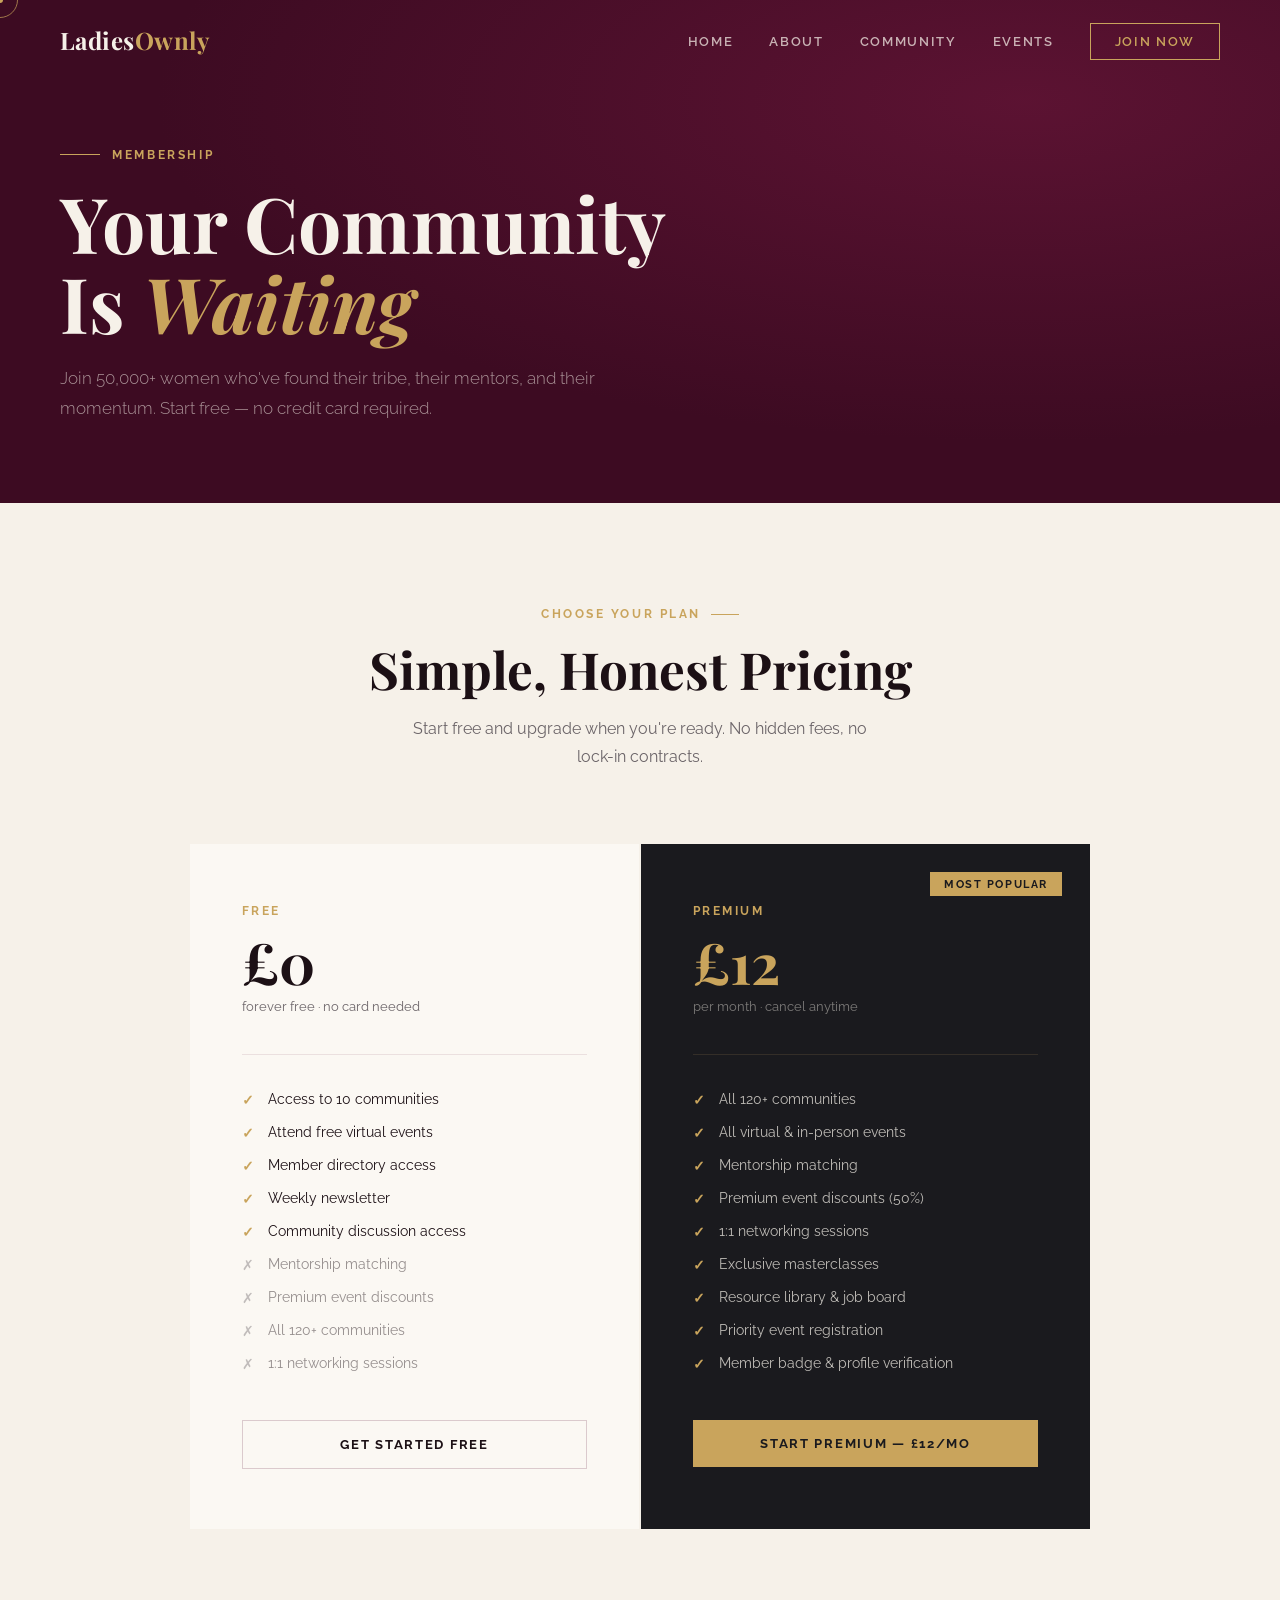
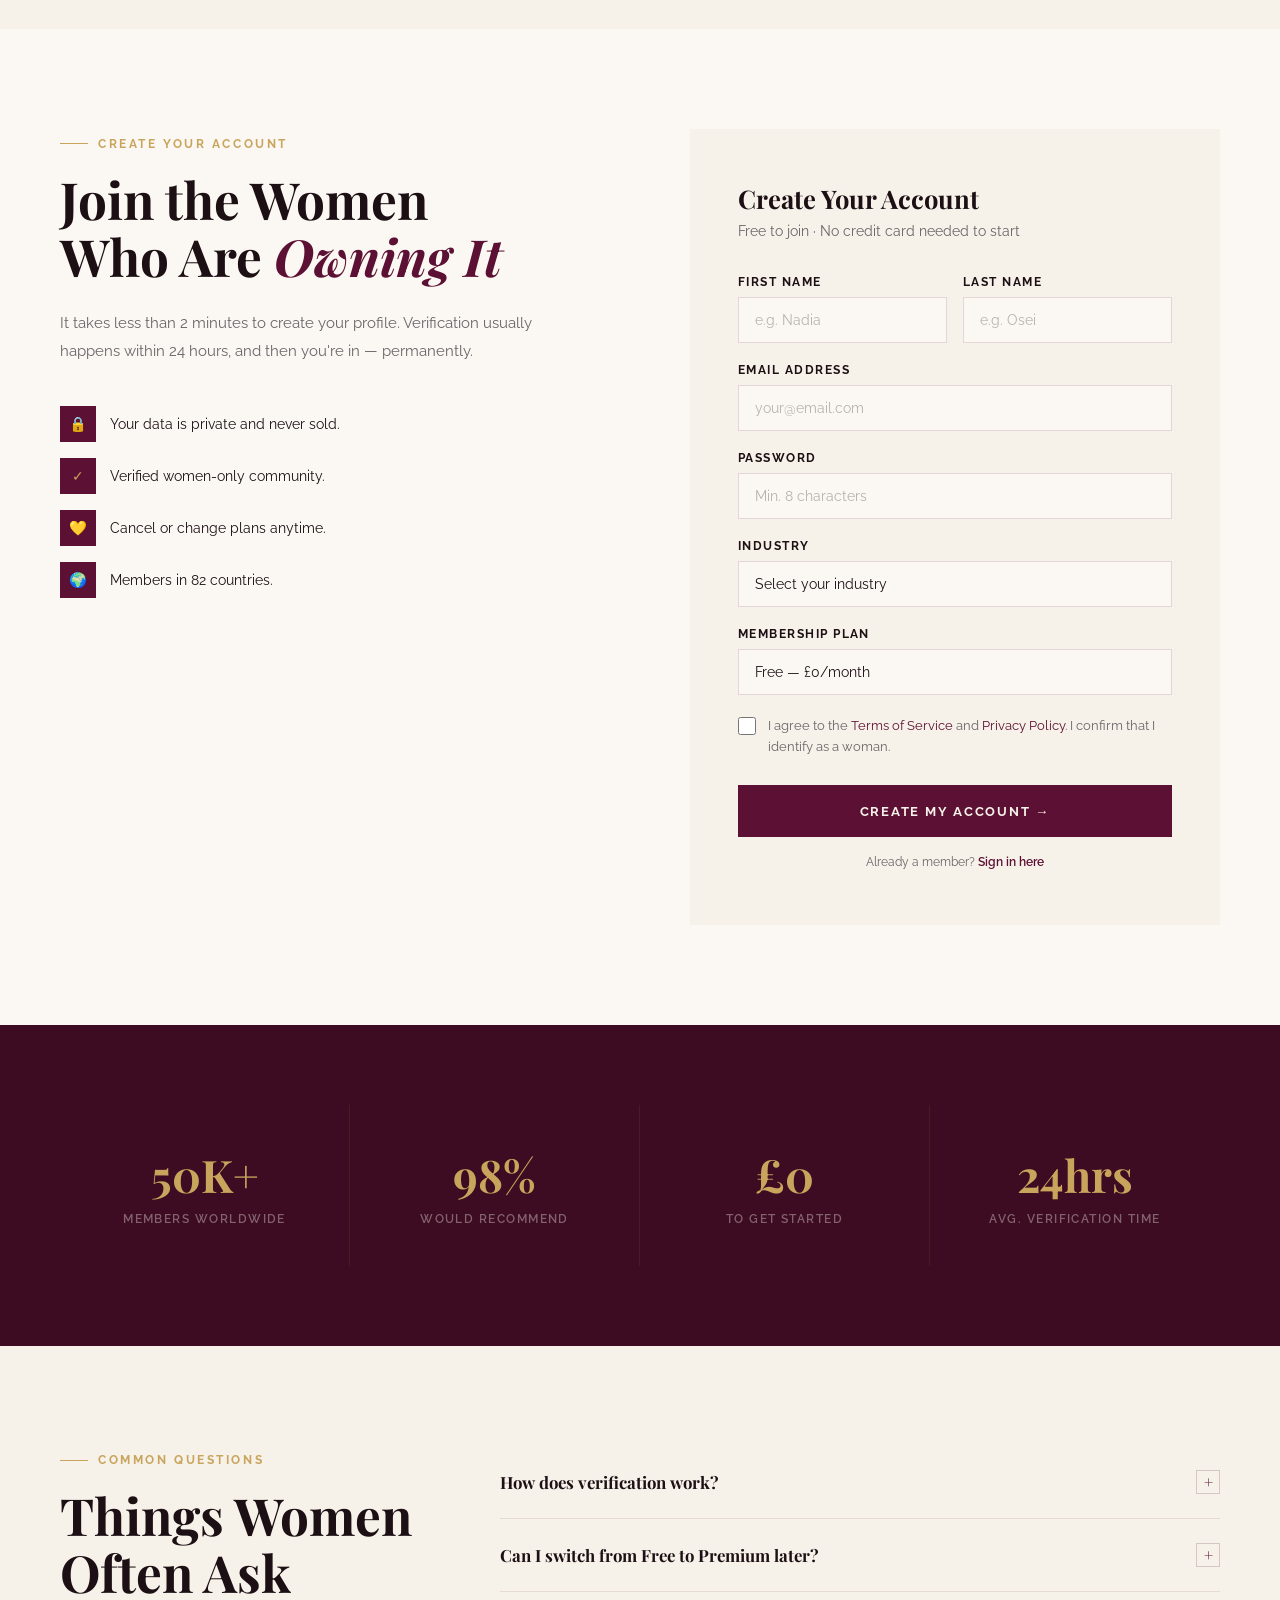
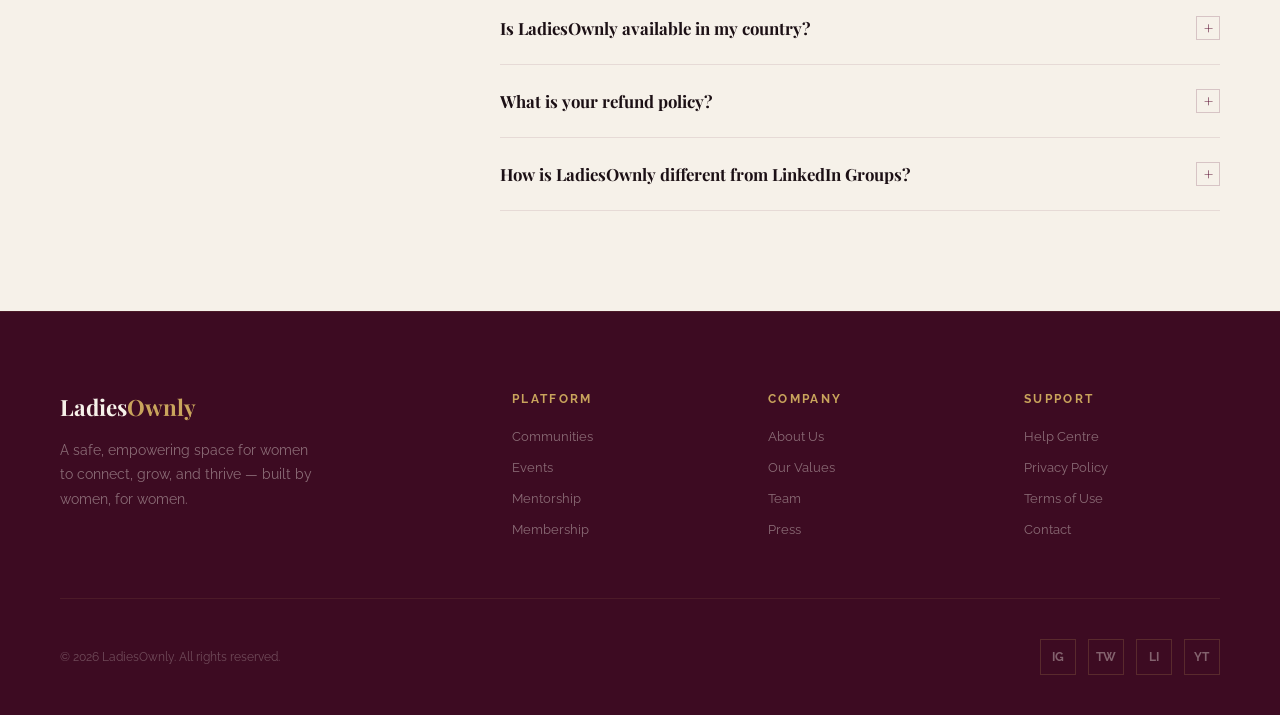
<file: join.html>
<!DOCTYPE html>
<html lang="en">
<head>
    <meta charset="UTF-8">
    <meta name="viewport" content="width=device-width, initial-scale=1.0">
    <title>Join — LadiesOwnly</title>
    <link rel="preconnect" href="https://fonts.googleapis.com">
    <link rel="preconnect" href="https://fonts.gstatic.com" crossorigin>
    <link href="https://fonts.googleapis.com/css2?family=Playfair+Display:ital,wght@0,400;0,600;0,700;0,900;1,400;1,700&family=Raleway:wght@300;400;500;600;700&display=swap" rel="stylesheet">
    <link rel="stylesheet" href="css/style.css">
    <style>
        /* ── Plans ── */
        .plans { background: var(--ivory); padding: 100px 60px; }
        .plans-header { text-align: center; margin-bottom: 72px; }
        .plans-header .section-heading { color: var(--text-dark); }
        .plans-header p { font-size: 1rem; line-height: 1.8; color: var(--warm-gray); max-width: 480px; margin: 16px auto 0; }
        .plans-grid { display: grid; grid-template-columns: 1fr 1fr; gap: 2px; max-width: 900px; margin: 0 auto; }

        .plan-card { background: var(--cream); padding: 60px 52px; position: relative; }
        .plan-card.featured { background: var(--charcoal); }
        .plan-badge {
            position: absolute; top: 28px; right: 28px;
            background: var(--gold); color: var(--charcoal);
            font-size: 0.66rem; font-weight: 700; letter-spacing: 0.15em; text-transform: uppercase;
            padding: 6px 14px;
        }
        .plan-name { font-size: 0.76rem; font-weight: 700; letter-spacing: 0.2em; text-transform: uppercase; color: var(--gold); margin-bottom: 16px; display: block; }
        .plan-price { font-family: 'Playfair Display', serif; font-size: 3.5rem; font-weight: 700; line-height: 1; margin-bottom: 8px; }
        .plan-card:not(.featured) .plan-price { color: var(--text-dark); }
        .plan-card.featured .plan-price { color: var(--ivory); }
        .plan-period { font-size: 0.84rem; color: var(--warm-gray); margin-bottom: 40px; display: block; }
        .plan-card.featured .plan-period { color: rgba(246,241,233,0.45); }
        .plan-divider { height: 1px; background: rgba(92,16,51,0.1); margin-bottom: 36px; }
        .plan-card.featured .plan-divider { background: rgba(201,164,92,0.15); }
        .plan-features { list-style: none; display: flex; flex-direction: column; gap: 16px; margin-bottom: 48px; }
        .plan-feature { display: flex; align-items: flex-start; gap: 14px; font-size: 0.88rem; }
        .plan-card:not(.featured) .plan-feature { color: var(--text-dark); }
        .plan-card.featured .plan-feature { color: rgba(246,241,233,0.75); }
        .plan-check { color: var(--gold); font-weight: 700; flex-shrink: 0; margin-top: 1px; }
        .plan-x { color: var(--warm-gray); opacity: 0.4; flex-shrink: 0; margin-top: 1px; }
        .plan-btn { display: block; text-align: center; width: 100%; padding: 16px; font-family: 'Raleway', sans-serif; font-size: 0.82rem; font-weight: 700; letter-spacing: 0.13em; text-transform: uppercase; text-decoration: none; cursor: none; transition: all 0.3s; }
        .plan-btn-free { background: transparent; border: 1px solid rgba(92,16,51,0.2); color: var(--text-dark); }
        .plan-btn-free:hover { background: var(--text-dark); color: var(--ivory); }
        .plan-btn-premium { background: var(--gold); color: var(--charcoal); border: none; }
        .plan-btn-premium:hover { background: var(--ivory); transform: translateY(-2px); box-shadow: 0 12px 32px rgba(0,0,0,0.2); }

        /* ── Signup Form ── */
        .signup { background: var(--cream); padding: 100px 60px; }
        .signup-inner { display: grid; grid-template-columns: 1fr 1fr; gap: 100px; align-items: start; }
        .signup-left .section-heading { color: var(--text-dark); margin-bottom: 24px; }
        .signup-left .section-heading em { font-style: italic; color: var(--burgundy); }
        .signup-left p { font-size: 0.95rem; line-height: 1.85; color: var(--warm-gray); margin-bottom: 40px; }
        .trust-items { display: flex; flex-direction: column; gap: 16px; }
        .trust-item { display: flex; align-items: center; gap: 14px; font-size: 0.86rem; color: var(--text-dark); }
        .trust-icon { width: 36px; height: 36px; background: var(--burgundy); display: flex; align-items: center; justify-content: center; color: var(--gold); font-size: 0.9rem; flex-shrink: 0; }

        .signup-form { background: var(--ivory); padding: 52px 48px; }
        .form-title { font-family: 'Playfair Display', serif; font-size: 1.6rem; font-weight: 700; color: var(--text-dark); margin-bottom: 8px; }
        .form-subtitle { font-size: 0.86rem; color: var(--warm-gray); margin-bottom: 36px; }
        .form-group { margin-bottom: 20px; }
        .form-group label { display: block; font-size: 0.76rem; font-weight: 700; letter-spacing: 0.12em; text-transform: uppercase; color: var(--text-dark); margin-bottom: 8px; }
        .form-group input, .form-group select {
            width: 100%; background: var(--cream); border: 1px solid rgba(92,16,51,0.15);
            padding: 14px 16px; font-family: 'Raleway', sans-serif; font-size: 0.88rem;
            color: var(--text-dark); outline: none; transition: border-color 0.3s; appearance: none;
        }
        .form-group input:focus, .form-group select:focus { border-color: var(--burgundy); }
        .form-group input::placeholder { color: rgba(28,16,21,0.3); }
        .form-row { display: grid; grid-template-columns: 1fr 1fr; gap: 16px; }
        .form-check { display: flex; align-items: flex-start; gap: 12px; margin-bottom: 28px; }
        .form-check input[type="checkbox"] { width: 18px; height: 18px; margin-top: 2px; cursor: none; accent-color: var(--burgundy); flex-shrink: 0; }
        .form-check label { font-size: 0.82rem; line-height: 1.6; color: var(--warm-gray); cursor: none; }
        .form-check label a { color: var(--burgundy); text-decoration: none; }
        .form-submit {
            width: 100%; background: var(--burgundy); color: var(--ivory);
            padding: 18px; font-family: 'Raleway', sans-serif;
            font-size: 0.84rem; font-weight: 700; letter-spacing: 0.13em; text-transform: uppercase;
            border: none; cursor: none; transition: all 0.3s; margin-bottom: 16px;
        }
        .form-submit:hover { background: var(--charcoal); transform: translateY(-2px); }
        .form-note { font-size: 0.76rem; text-align: center; color: var(--warm-gray); line-height: 1.6; }

        /* ── Social Proof ── */
        .social-proof { background: var(--deep-wine); padding: 80px 60px; }
        .proof-inner { display: grid; grid-template-columns: repeat(4, 1fr); gap: 0; }
        .proof-item { text-align: center; padding: 40px 20px; border-right: 1px solid rgba(201,164,92,0.1); }
        .proof-item:last-child { border-right: none; }
        .proof-num { font-family: 'Playfair Display', serif; font-size: 2.8rem; font-weight: 700; color: var(--gold); display: block; }
        .proof-label { font-size: 0.76rem; font-weight: 600; letter-spacing: 0.12em; text-transform: uppercase; color: rgba(246,241,233,0.38); display: block; margin-top: 8px; }

        /* ── FAQ ── */
        .faq { background: var(--ivory); padding: 100px 60px; }
        .faq-inner { display: grid; grid-template-columns: 1fr 2fr; gap: 80px; }
        .faq-left .section-heading { color: var(--text-dark); }
        .faq-list { display: flex; flex-direction: column; }
        .faq-item { border-bottom: 1px solid rgba(92,16,51,0.1); overflow: hidden; }
        .faq-question {
            width: 100%; background: none; border: none; padding: 24px 0;
            display: flex; align-items: center; justify-content: space-between;
            font-family: 'Playfair Display', serif; font-size: 1.05rem; font-weight: 700;
            color: var(--text-dark); cursor: none; text-align: left; gap: 20px;
        }
        .faq-icon { width: 24px; height: 24px; border: 1px solid rgba(92,16,51,0.2); display: flex; align-items: center; justify-content: center; font-size: 1rem; color: var(--burgundy); flex-shrink: 0; transition: all 0.3s; }
        .faq-item.open .faq-icon { background: var(--burgundy); color: var(--ivory); transform: rotate(45deg); }
        .faq-answer { max-height: 0; overflow: hidden; transition: max-height 0.4s ease; }
        .faq-answer-inner { font-size: 0.9rem; line-height: 1.85; color: var(--warm-gray); padding-bottom: 24px; }

        @media (max-width: 900px) {
            .plans { padding: 80px 24px; }
            .plans-grid { grid-template-columns: 1fr; max-width: 100%; }
            .signup { padding: 80px 24px; }
            .signup-inner { grid-template-columns: 1fr; gap: 48px; }
            .signup-form { padding: 36px 28px; }
            .form-row { grid-template-columns: 1fr; }
            .social-proof { padding: 60px 24px; }
            .proof-inner { grid-template-columns: repeat(2, 1fr); }
            .proof-item { border-right: none; border-bottom: 1px solid rgba(201,164,92,0.1); }
            .faq { padding: 80px 24px; }
            .faq-inner { grid-template-columns: 1fr; gap: 40px; }
        }
    </style>
</head>
<body>
<div class="cursor-dot" id="cursorDot"></div>
<div class="cursor-ring" id="cursorRing"></div>

<nav id="navbar">
    <a href="index.html" class="nav-logo">Ladies<span>Ownly</span></a>
    <ul class="nav-links">
        <li><a href="index.html">Home</a></li>
        <li><a href="about.html">About</a></li>
        <li><a href="community.html">Community</a></li>
        <li><a href="events.html">Events</a></li>
        <li><a href="join.html" class="nav-cta">Join Now</a></li>
    </ul>
    <button class="nav-toggle" aria-label="Menu"><span></span><span></span><span></span></button>
</nav>

<div class="page-hero">
    <div class="page-hero-content">
        <span class="page-hero-eyebrow">Membership</span>
        <h1>Your Community<br>Is <em>Waiting</em></h1>
        <p>Join 50,000+ women who've found their tribe, their mentors, and their momentum. Start free — no credit card required.</p>
    </div>
</div>

<!-- Plans -->
<section class="plans">
    <div class="plans-header reveal">
        <span class="section-tag center">Choose Your Plan</span>
        <h2 class="section-heading">Simple, Honest Pricing</h2>
        <p>Start free and upgrade when you're ready. No hidden fees, no lock-in contracts.</p>
    </div>
    <div class="plans-grid">
        <div class="plan-card reveal">
            <span class="plan-name">Free</span>
            <div class="plan-price">£0</div>
            <span class="plan-period">forever free · no card needed</span>
            <div class="plan-divider"></div>
            <ul class="plan-features">
                <li class="plan-feature"><span class="plan-check">✓</span> Access to 10 communities</li>
                <li class="plan-feature"><span class="plan-check">✓</span> Attend free virtual events</li>
                <li class="plan-feature"><span class="plan-check">✓</span> Member directory access</li>
                <li class="plan-feature"><span class="plan-check">✓</span> Weekly newsletter</li>
                <li class="plan-feature"><span class="plan-check">✓</span> Community discussion access</li>
                <li class="plan-feature"><span class="plan-x">✗</span> <span style="opacity:0.45">Mentorship matching</span></li>
                <li class="plan-feature"><span class="plan-x">✗</span> <span style="opacity:0.45">Premium event discounts</span></li>
                <li class="plan-feature"><span class="plan-x">✗</span> <span style="opacity:0.45">All 120+ communities</span></li>
                <li class="plan-feature"><span class="plan-x">✗</span> <span style="opacity:0.45">1:1 networking sessions</span></li>
            </ul>
            <a href="#signup" class="plan-btn plan-btn-free">Get Started Free</a>
        </div>
        <div class="plan-card featured reveal">
            <div class="plan-badge">Most Popular</div>
            <span class="plan-name">Premium</span>
            <div class="plan-price" style="color:var(--gold)">£12</div>
            <span class="plan-period">per month · cancel anytime</span>
            <div class="plan-divider"></div>
            <ul class="plan-features">
                <li class="plan-feature"><span class="plan-check">✓</span> All 120+ communities</li>
                <li class="plan-feature"><span class="plan-check">✓</span> All virtual & in-person events</li>
                <li class="plan-feature"><span class="plan-check">✓</span> Mentorship matching</li>
                <li class="plan-feature"><span class="plan-check">✓</span> Premium event discounts (50%)</li>
                <li class="plan-feature"><span class="plan-check">✓</span> 1:1 networking sessions</li>
                <li class="plan-feature"><span class="plan-check">✓</span> Exclusive masterclasses</li>
                <li class="plan-feature"><span class="plan-check">✓</span> Resource library & job board</li>
                <li class="plan-feature"><span class="plan-check">✓</span> Priority event registration</li>
                <li class="plan-feature"><span class="plan-check">✓</span> Member badge & profile verification</li>
            </ul>
            <a href="#signup" class="plan-btn plan-btn-premium">Start Premium — £12/mo</a>
        </div>
    </div>
</section>

<!-- Signup Form -->
<section class="signup" id="signup">
    <div class="signup-inner">
        <div class="signup-left reveal">
            <span class="section-tag">Create Your Account</span>
            <h2 class="section-heading">Join the Women<br>Who Are <em>Owning It</em></h2>
            <p>It takes less than 2 minutes to create your profile. Verification usually happens within 24 hours, and then you're in — permanently.</p>
            <div class="trust-items">
                <div class="trust-item"><div class="trust-icon">🔒</div>Your data is private and never sold.</div>
                <div class="trust-item"><div class="trust-icon">✓</div>Verified women-only community.</div>
                <div class="trust-item"><div class="trust-icon">💛</div>Cancel or change plans anytime.</div>
                <div class="trust-item"><div class="trust-icon">🌍</div>Members in 82 countries.</div>
            </div>
        </div>
        <div class="signup-form reveal">
            <div class="form-title">Create Your Account</div>
            <div class="form-subtitle">Free to join · No credit card needed to start</div>
            <div class="form-row">
                <div class="form-group"><label>First Name</label><input type="text" placeholder="e.g. Nadia"></div>
                <div class="form-group"><label>Last Name</label><input type="text" placeholder="e.g. Osei"></div>
            </div>
            <div class="form-group"><label>Email Address</label><input type="email" placeholder="your@email.com"></div>
            <div class="form-group"><label>Password</label><input type="password" placeholder="Min. 8 characters"></div>
            <div class="form-group">
                <label>Industry</label>
                <select>
                    <option value="" disabled selected>Select your industry</option>
                    <option>Technology</option><option>Finance</option><option>Healthcare</option>
                    <option>Creative & Design</option><option>Entrepreneurship</option>
                    <option>Education</option><option>Law & Policy</option><option>Other</option>
                </select>
            </div>
            <div class="form-group">
                <label>Membership Plan</label>
                <select>
                    <option value="free">Free — £0/month</option>
                    <option value="premium">Premium — £12/month</option>
                </select>
            </div>
            <div class="form-check">
                <input type="checkbox" id="terms">
                <label for="terms">I agree to the <a href="#">Terms of Service</a> and <a href="#">Privacy Policy</a>. I confirm that I identify as a woman.</label>
            </div>
            <button type="button" class="form-submit">Create My Account →</button>
            <p class="form-note">Already a member? <a href="#" style="color:var(--burgundy);text-decoration:none;font-weight:600">Sign in here</a></p>
        </div>
    </div>
</section>

<!-- Social Proof -->
<div class="social-proof">
    <div class="proof-inner">
        <div class="proof-item reveal"><span class="proof-num">50K+</span><span class="proof-label">Members Worldwide</span></div>
        <div class="proof-item reveal"><span class="proof-num">98%</span><span class="proof-label">Would Recommend</span></div>
        <div class="proof-item reveal"><span class="proof-num">£0</span><span class="proof-label">To Get Started</span></div>
        <div class="proof-item reveal"><span class="proof-num">24hrs</span><span class="proof-label">Avg. Verification Time</span></div>
    </div>
</div>

<!-- FAQ -->
<section class="faq">
    <div class="faq-inner">
        <div class="reveal"><span class="section-tag">Common Questions</span><h2 class="section-heading">Things Women<br>Often Ask</h2></div>
        <div class="faq-list reveal">
            <div class="faq-item">
                <button class="faq-question">How does verification work? <div class="faq-icon">+</div></button>
                <div class="faq-answer"><div class="faq-answer-inner">After creating your account, our team manually reviews your profile to confirm you identify as a woman. We may ask for a LinkedIn profile, social link, or brief bio. This typically takes under 24 hours and is done to protect our community's safety and integrity.</div></div>
            </div>
            <div class="faq-item">
                <button class="faq-question">Can I switch from Free to Premium later? <div class="faq-icon">+</div></button>
                <div class="faq-answer"><div class="faq-answer-inner">Absolutely. You can upgrade to Premium at any time directly from your account settings. Your verification and profile stay intact — you simply unlock more features the moment you upgrade.</div></div>
            </div>
            <div class="faq-item">
                <button class="faq-question">Is LadiesOwnly available in my country? <div class="faq-icon">+</div></button>
                <div class="faq-answer"><div class="faq-answer-inner">Yes! LadiesOwnly is fully digital and available to women in all 195 countries. We also have active local chapters in Lagos, London, Mumbai, Singapore, Toronto, and São Paulo for in-person events.</div></div>
            </div>
            <div class="faq-item">
                <button class="faq-question">What is your refund policy? <div class="faq-icon">+</div></button>
                <div class="faq-answer"><div class="faq-answer-inner">Premium membership is billed monthly. You can cancel at any time with no penalty — your access continues until the end of your billing period. We offer a 7-day full refund for first-time Premium subscribers, no questions asked.</div></div>
            </div>
            <div class="faq-item">
                <button class="faq-question">How is LadiesOwnly different from LinkedIn Groups? <div class="faq-icon">+</div></button>
                <div class="faq-answer"><div class="faq-answer-inner">LadiesOwnly is built exclusively for women, verified and moderated to ensure a safe, respectful environment. Unlike LinkedIn, we are not a professional profile tool — we're a genuine community where women speak honestly, support each other, and grow together. No spam, no self-promotion culture, no harassment.</div></div>
            </div>
        </div>
    </div>
</section>

<footer>
    <div class="footer-top">
        <div class="footer-brand"><a href="index.html" class="footer-logo-link">Ladies<span>Ownly</span></a><p>A safe, empowering space for women to connect, grow, and thrive — built by women, for women.</p></div>
        <div class="footer-col"><h4>Platform</h4><ul><li><a href="community.html">Communities</a></li><li><a href="events.html">Events</a></li><li><a href="about.html#mentorship">Mentorship</a></li><li><a href="join.html">Membership</a></li></ul></div>
        <div class="footer-col"><h4>Company</h4><ul><li><a href="about.html">About Us</a></li><li><a href="about.html#values">Our Values</a></li><li><a href="about.html#team">Team</a></li><li><a href="#">Press</a></li></ul></div>
        <div class="footer-col"><h4>Support</h4><ul><li><a href="#">Help Centre</a></li><li><a href="#">Privacy Policy</a></li><li><a href="#">Terms of Use</a></li><li><a href="#">Contact</a></li></ul></div>
    </div>
    <div class="footer-bottom"><p class="footer-copy">© 2026 LadiesOwnly. All rights reserved.</p><div class="footer-social"><a href="#">IG</a><a href="#">TW</a><a href="#">LI</a><a href="#">YT</a></div></div>
</footer>

<script src="js/main.js"></script>
<script>
    // FAQ accordion
    document.querySelectorAll('.faq-question').forEach(btn => {
        btn.addEventListener('click', () => {
            const item = btn.parentElement;
            const answer = item.querySelector('.faq-answer');
            const isOpen = item.classList.contains('open');
            document.querySelectorAll('.faq-item').forEach(i => {
                i.classList.remove('open');
                i.querySelector('.faq-answer').style.maxHeight = '0';
            });
            if (!isOpen) {
                item.classList.add('open');
                answer.style.maxHeight = answer.scrollHeight + 'px';
            }
        });
    });
</script>
</body>
</html>
</file>
<file: css/style.css>
/* ===========================
   LadiesOwnly — Global Styles
   =========================== */

*, *::before, *::after { margin: 0; padding: 0; box-sizing: border-box; }

:root {
    --burgundy: #5C1033;
    --deep-wine: #3D0B22;
    --wine: #7A1A42;
    --ivory: #F6F1E9;
    --cream: #FBF8F3;
    --gold: #C9A45C;
    --charcoal: #1A1A1E;
    --warm-gray: #6B6468;
    --text-dark: #1C1015;
}

html { scroll-behavior: smooth; }

body {
    font-family: 'Raleway', sans-serif;
    background: var(--cream);
    color: var(--text-dark);
    cursor: none;
    overflow-x: hidden;
}

/* ── Custom Cursor ── */
.cursor-dot {
    width: 6px; height: 6px;
    background: var(--gold); border-radius: 50%;
    position: fixed; top: 0; left: 0;
    pointer-events: none; z-index: 9999;
    transform: translate(-50%, -50%);
}
.cursor-ring {
    width: 36px; height: 36px;
    border: 1.5px solid var(--gold); border-radius: 50%;
    position: fixed; top: 0; left: 0;
    pointer-events: none; z-index: 9998;
    transform: translate(-50%, -50%);
    transition: width 0.3s, height 0.3s, opacity 0.3s;
    opacity: 0.7;
}

/* ── Navigation ── */
nav {
    position: fixed; top: 0; left: 0; right: 0; z-index: 1000;
    padding: 24px 60px;
    display: flex; align-items: center; justify-content: space-between;
    transition: all 0.4s ease;
}
nav.scrolled {
    background: rgba(28, 8, 18, 0.94);
    backdrop-filter: blur(14px);
    padding: 16px 60px;
    border-bottom: 1px solid rgba(201, 164, 92, 0.18);
}
.nav-logo {
    font-family: 'Playfair Display', serif;
    font-size: 1.5rem; font-weight: 700;
    color: var(--ivory); letter-spacing: 0.02em;
    text-decoration: none;
}
.nav-logo span { color: var(--gold); }

.nav-links { display: flex; align-items: center; gap: 36px; list-style: none; }
.nav-links a {
    color: rgba(246, 241, 233, 0.72);
    text-decoration: none; font-size: 0.8rem; font-weight: 600;
    letter-spacing: 0.13em; text-transform: uppercase;
    transition: color 0.3s; position: relative;
}
.nav-links a::after {
    content: ''; position: absolute; bottom: -4px; left: 0;
    width: 0; height: 1px; background: var(--gold); transition: width 0.3s;
}
.nav-links a:hover, .nav-links a.active { color: var(--gold); }
.nav-links a.active::after, .nav-links a:hover::after { width: 100%; }
.nav-cta {
    border: 1px solid var(--gold) !important;
    color: var(--gold) !important; padding: 10px 24px;
    transition: all 0.3s !important;
}
.nav-cta:hover { background: var(--gold) !important; color: var(--charcoal) !important; }
.nav-cta::after { display: none !important; }
.nav-toggle {
    display: none; background: none;
    border: 1px solid rgba(201, 164, 92, 0.5);
    width: 42px; height: 38px; cursor: none;
    align-items: center; justify-content: center;
    flex-direction: column; gap: 5px; padding: 10px;
}
.nav-toggle span { display: block; width: 100%; height: 1px; background: var(--gold); }

/* ── Buttons ── */
.btn-primary {
    display: inline-flex; align-items: center; gap: 10px;
    background: var(--gold); color: var(--charcoal);
    padding: 15px 34px; font-family: 'Raleway', sans-serif;
    font-size: 0.8rem; font-weight: 700;
    letter-spacing: 0.13em; text-transform: uppercase;
    text-decoration: none; border: none; cursor: none;
    transition: all 0.3s ease; position: relative; overflow: hidden;
}
.btn-primary::before {
    content: ''; position: absolute; top: 0; left: -100%;
    width: 100%; height: 100%; background: rgba(255,255,255,0.18); transition: left 0.4s;
}
.btn-primary:hover::before { left: 100%; }
.btn-primary:hover { transform: translateY(-2px); box-shadow: 0 14px 36px rgba(201,164,92,0.28); }

.btn-outline {
    display: inline-flex; align-items: center; gap: 10px;
    background: transparent; color: var(--ivory);
    padding: 14px 34px; font-family: 'Raleway', sans-serif;
    font-size: 0.8rem; font-weight: 700;
    letter-spacing: 0.13em; text-transform: uppercase;
    text-decoration: none; cursor: none;
    border: 1px solid rgba(246, 241, 233, 0.3); transition: all 0.3s;
}
.btn-outline:hover { border-color: var(--ivory); background: rgba(246,241,233,0.06); }

.btn-light {
    display: inline-flex; align-items: center; gap: 10px;
    background: var(--ivory); color: var(--charcoal);
    padding: 15px 34px; font-family: 'Raleway', sans-serif;
    font-size: 0.8rem; font-weight: 700;
    letter-spacing: 0.13em; text-transform: uppercase;
    text-decoration: none; cursor: none; transition: all 0.3s;
}
.btn-light:hover { background: var(--gold); transform: translateY(-2px); }

/* ── Section Helpers ── */
section { position: relative; }
.section-tag {
    display: inline-flex; align-items: center; gap: 10px;
    font-size: 0.73rem; font-weight: 700;
    letter-spacing: 0.22em; text-transform: uppercase;
    color: var(--gold); margin-bottom: 20px;
}
.section-tag::before { content: ''; width: 28px; height: 1px; background: var(--gold); }
.section-tag.center { justify-content: center; }
.section-tag.center::before { display: none; }
.section-tag.center::after { content: ''; width: 28px; height: 1px; background: var(--gold); }
.section-heading {
    font-family: 'Playfair Display', serif;
    font-size: clamp(2rem, 4vw, 3.6rem); font-weight: 700; line-height: 1.12;
}

/* ── Inner Page Hero ── */
.page-hero {
    min-height: 52vh; background: var(--deep-wine);
    display: flex; align-items: flex-end;
    padding: 140px 60px 80px;
    position: relative; overflow: hidden;
}
.page-hero::before {
    content: ''; position: absolute; inset: 0;
    background: radial-gradient(ellipse at 80% 20%, rgba(122,26,66,0.5) 0%, transparent 60%);
    pointer-events: none;
}
.page-hero-content { position: relative; z-index: 2; max-width: 800px; }
.page-hero-eyebrow {
    display: inline-flex; align-items: center; gap: 12px;
    font-size: 0.75rem; font-weight: 700;
    letter-spacing: 0.22em; text-transform: uppercase;
    color: var(--gold); margin-bottom: 20px;
}
.page-hero-eyebrow::before { content: ''; width: 40px; height: 1px; background: var(--gold); }
.page-hero h1 {
    font-family: 'Playfair Display', serif;
    font-size: clamp(2.8rem, 6vw, 5.2rem); font-weight: 700;
    line-height: 1.05; color: var(--ivory);
}
.page-hero h1 em { font-style: italic; color: var(--gold); }
.page-hero p {
    font-size: 1.05rem; font-weight: 300; line-height: 1.8;
    color: rgba(246,241,233,0.58); max-width: 540px; margin-top: 20px;
}

/* ── Scroll Reveal ── */
.reveal { opacity: 0; transform: translateY(28px); transition: all 0.65s ease; }
.reveal.visible { opacity: 1; transform: translateY(0); }

/* ── Footer ── */
footer {
    background: var(--deep-wine);
    padding: 80px 60px 40px;
    border-top: 1px solid rgba(201, 164, 92, 0.1);
}
.footer-top {
    display: grid; grid-template-columns: 2fr 1fr 1fr 1fr;
    gap: 60px; padding-bottom: 60px;
    border-bottom: 1px solid rgba(201, 164, 92, 0.1);
    margin-bottom: 40px;
}
.footer-logo-link {
    font-family: 'Playfair Display', serif;
    font-size: 1.4rem; font-weight: 700;
    color: var(--ivory); text-decoration: none; display: block; margin-bottom: 16px;
}
.footer-logo-link span { color: var(--gold); }
.footer-brand p { font-size: 0.86rem; line-height: 1.8; color: rgba(246,241,233,0.42); max-width: 260px; }
.footer-col h4 {
    font-size: 0.73rem; font-weight: 700;
    letter-spacing: 0.2em; text-transform: uppercase;
    color: var(--gold); margin-bottom: 20px;
}
.footer-col ul { list-style: none; display: flex; flex-direction: column; gap: 12px; }
.footer-col ul a { font-size: 0.84rem; color: rgba(246,241,233,0.42); text-decoration: none; transition: color 0.3s; }
.footer-col ul a:hover { color: var(--ivory); }
.footer-bottom { display: flex; align-items: center; justify-content: space-between; }
.footer-copy { font-size: 0.75rem; color: rgba(246,241,233,0.28); }
.footer-social { display: flex; gap: 12px; }
.footer-social a {
    width: 36px; height: 36px; border: 1px solid rgba(201,164,92,0.2);
    display: flex; align-items: center; justify-content: center;
    color: rgba(246,241,233,0.38); text-decoration: none; font-size: 0.75rem;
    font-weight: 700; letter-spacing: 0.02em; transition: all 0.3s;
}
.footer-social a:hover { border-color: var(--gold); color: var(--gold); }

/* ── Animations ── */
@keyframes fadeUp { to { opacity: 1; transform: translateY(0); } }
@keyframes fadeIn { to { opacity: 1; } }

/* ── Responsive ── */
@media (max-width: 900px) {
    nav { padding: 20px 24px; }
    nav.scrolled { padding: 14px 24px; }
    .nav-links { display: none; }
    .nav-toggle { display: flex; }
    .page-hero { padding: 120px 24px 60px; }
    footer { padding: 60px 24px 32px; }
    .footer-top { grid-template-columns: 1fr 1fr; gap: 40px; }
    .footer-bottom { flex-direction: column; gap: 16px; text-align: center; }
}
@media (max-width: 600px) {
    .footer-top { grid-template-columns: 1fr; }
}
</file>
